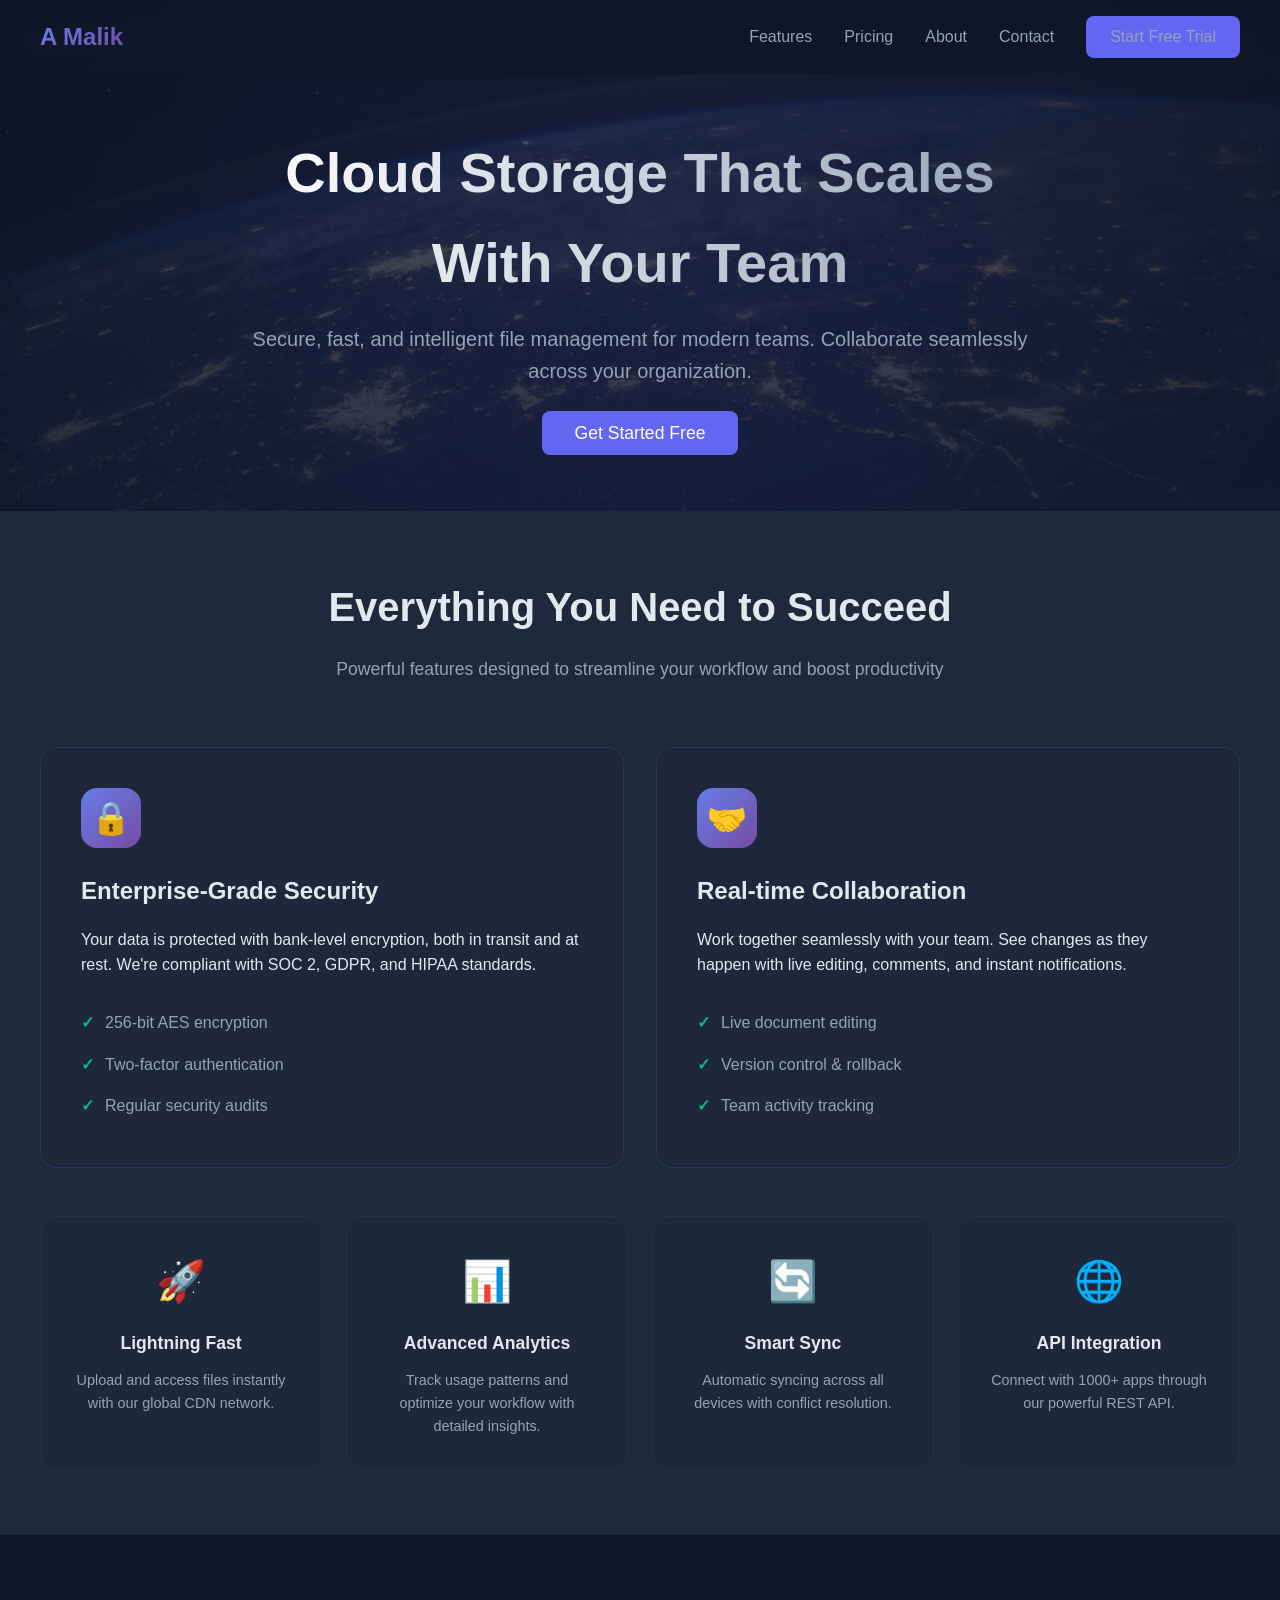
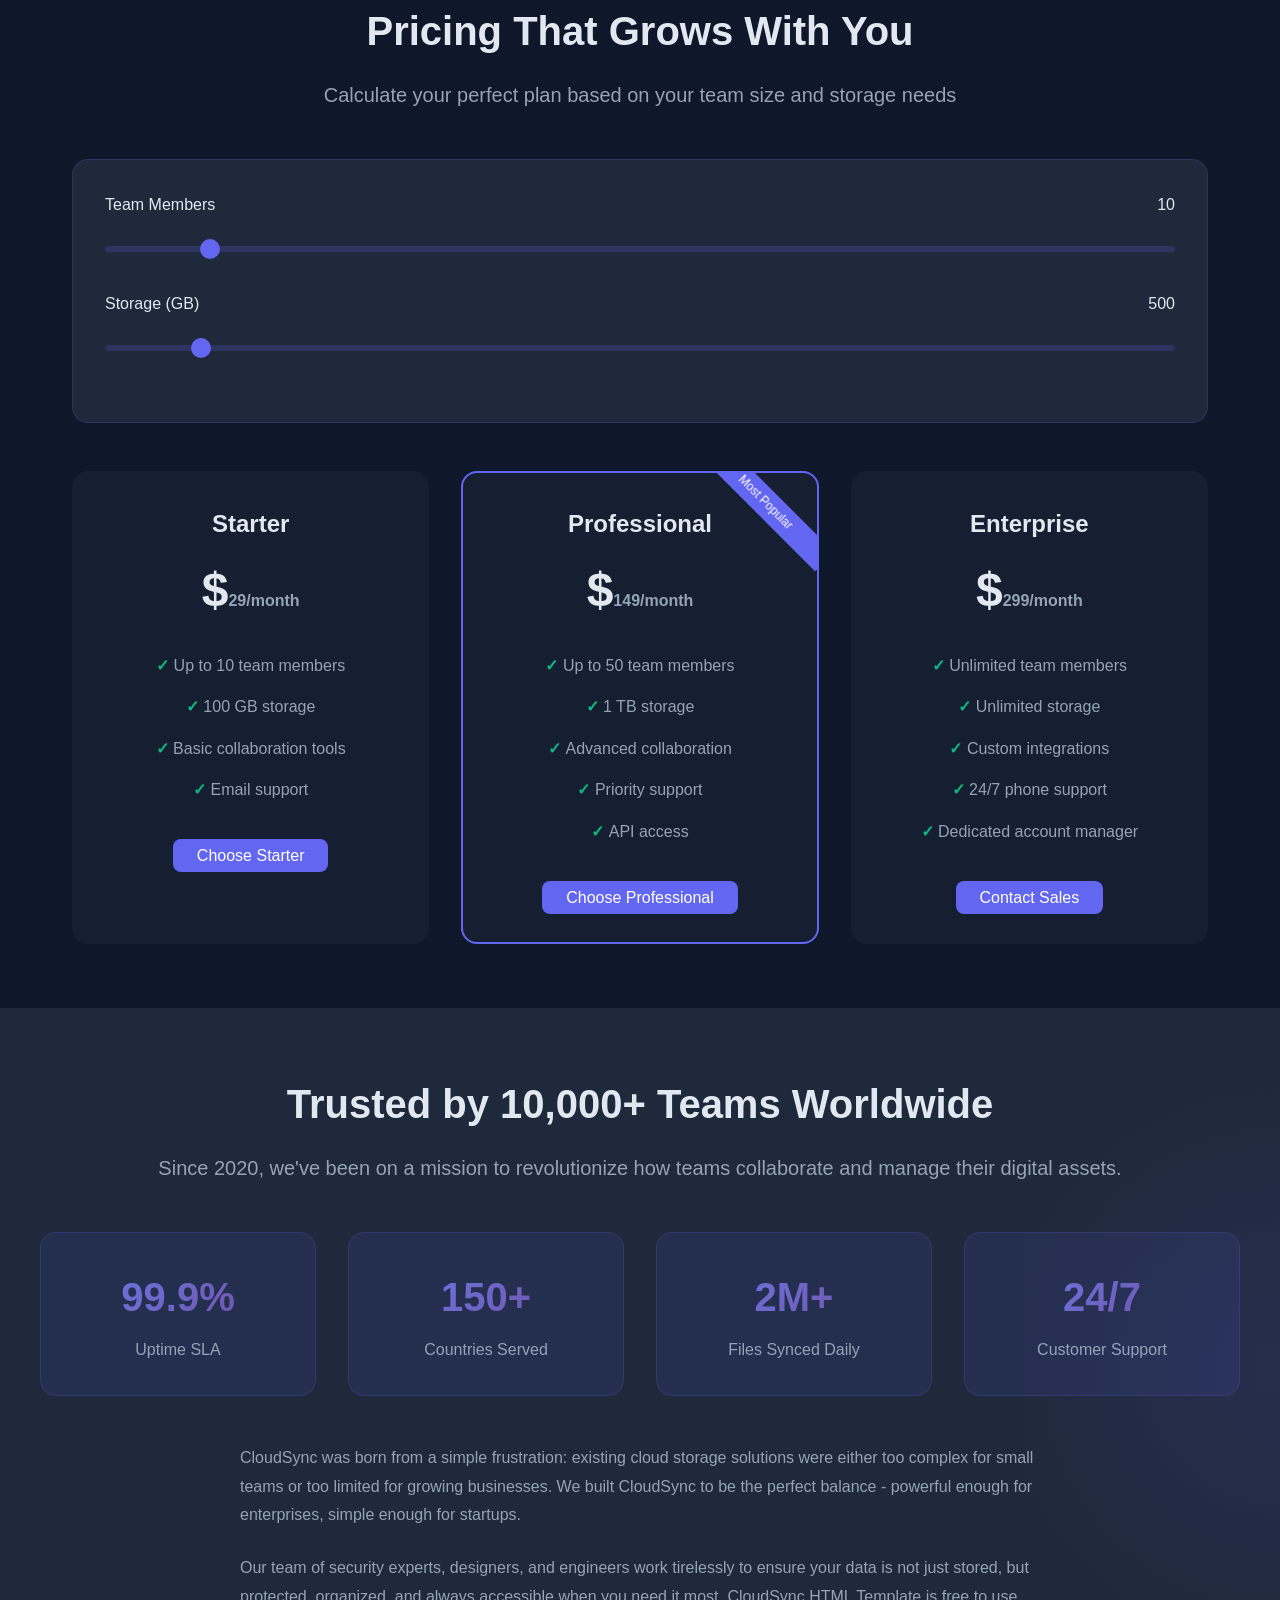
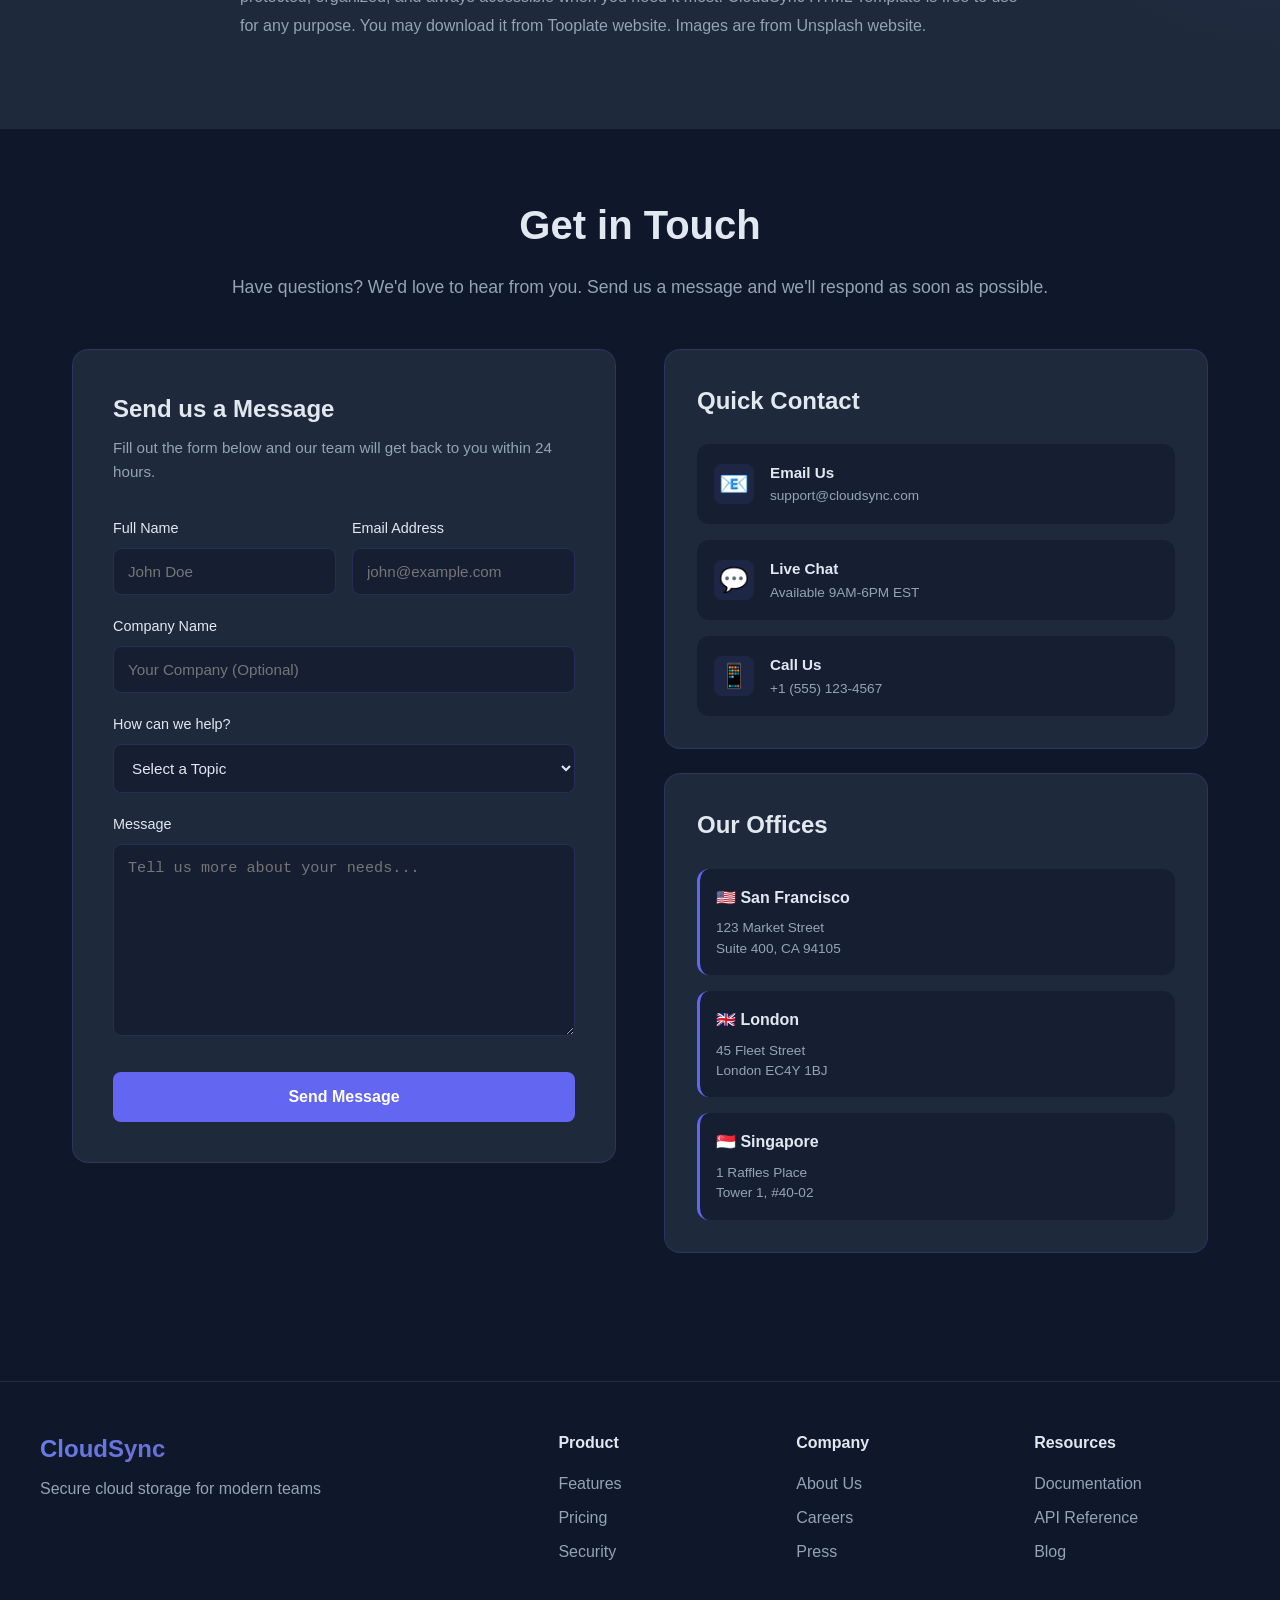
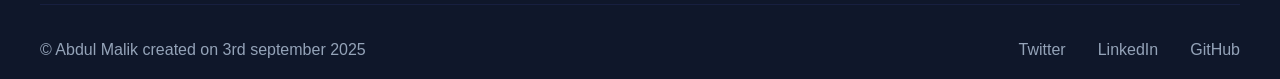
<file: index.html>
<!DOCTYPE html>
<html lang="en">
<head>
    <meta charset="UTF-8">
    <meta name="viewport" content="width=device-width, initial-scale=1.0">
    <title>Seamless Cloud Storage for Teams</title>
    <link href="tooplate-cloud-sync-style.css" rel="stylesheet">
    
</head>
<body>
    <!-- Animated Background -->
    <div class="floating-shapes">
        <div class="shape"></div>
        <div class="shape"></div>
        <div class="shape"></div>
    </div>

    <!-- Navigation -->
    <nav>
        <div class="nav-container">
            <div class="logo">A Malik</div>
            <div class="nav-links">
                <a href="#features">Features</a>
                <a href="#pricing">Pricing</a>
                <a href="#about">About</a>
                <a href="#contact">Contact</a>
                <a href="#" class="cta-button">Start Free Trial</a>
            </div>
            <button class="mobile-menu-toggle" id="mobileMenuToggle">
                <span></span>
                <span></span>
                <span></span>
            </button>
        </div>
        <div class="mobile-nav" id="mobileNav">
            <a href="#features">Features</a>
            <a href="#pricing">Pricing</a>
            <a href="#about">About</a>
            <a href="#contact">Contact</a>
            <a href="#" class="cta-button">Start Free Trial</a>
        </div>
    </nav>

    <!-- Hero Section -->
    <section class="hero">
        <div class="hero-backgrounds">
            <div class="hero-bg"></div>
            <div class="hero-bg"></div>
            <div class="hero-bg"></div>
        </div>
        <div class="hero-content">
            <h1>Cloud Storage That Scales With Your Team</h1>
            <p class="hero-subtitle">Secure, fast, and intelligent file management for modern teams. Collaborate seamlessly across your organization.</p>
            <a href="#" class="cta-button" style="font-size: 1.1rem; padding: 0.75rem 2rem;">Get Started Free</a>
        </div>
    </section>

    <!-- Features Section -->
    <section class="features" id="features">
        <div class="features-container">
            <div class="features-header">
                <h2>Everything You Need to Succeed</h2>
                <p class="features-subtitle">Powerful features designed to streamline your workflow and boost productivity</p>
            </div>
            
            <div class="features-layout">
                <!-- Two Column Features -->
                <div class="features-two-col">
                    <div class="feature-card-large">
                        <div class="feature-icon">🔒</div>
                        <h3>Enterprise-Grade Security</h3>
                        <p>Your data is protected with bank-level encryption, both in transit and at rest. We're compliant with SOC 2, GDPR, and HIPAA standards.</p>
                        <ul class="feature-checklist">
                            <li>256-bit AES encryption</li>
                            <li>Two-factor authentication</li>
                            <li>Regular security audits</li>
                        </ul>
                    </div>
                    <div class="feature-card-large">
                        <div class="feature-icon">🤝</div>
                        <h3>Real-time Collaboration</h3>
                        <p>Work together seamlessly with your team. See changes as they happen with live editing, comments, and instant notifications.</p>
                        <ul class="feature-checklist">
                            <li>Live document editing</li>
                            <li>Version control & rollback</li>
                            <li>Team activity tracking</li>
                        </ul>
                    </div>
                </div>

                <!-- Four Column Features -->
                <div class="features-four-col">
                    <div class="feature-card-small">
                        <div class="feature-icon-small">🚀</div>
                        <h4>Lightning Fast</h4>
                        <p>Upload and access files instantly with our global CDN network.</p>
                    </div>
                    <div class="feature-card-small">
                        <div class="feature-icon-small">📊</div>
                        <h4>Advanced Analytics</h4>
                        <p>Track usage patterns and optimize your workflow with detailed insights.</p>
                    </div>
                    <div class="feature-card-small">
                        <div class="feature-icon-small">🔄</div>
                        <h4>Smart Sync</h4>
                        <p>Automatic syncing across all devices with conflict resolution.</p>
                    </div>
                    <div class="feature-card-small">
                        <div class="feature-icon-small">🌐</div>
                        <h4>API Integration</h4>
                        <p>Connect with 1000+ apps through our powerful REST API.</p>
                    </div>
                </div>
            </div>
        </div>
    </section>

    <!-- Pricing Section -->
    <section class="pricing" id="pricing">
        <div class="pricing-header">
            <h2>Pricing That Grows With You</h2>
            <p class="hero-subtitle">Calculate your perfect plan based on your team size and storage needs</p>
        </div>

        <div class="pricing-calculator">
            <div class="slider-container">
                <div class="slider-label">
                    <span>Team Members</span>
                    <span id="teamSize">10</span>
                </div>
                <input type="range" class="slider" id="teamSlider" min="1" max="100" value="10">
            </div>
            <div class="slider-container">
                <div class="slider-label">
                    <span>Storage (GB)</span>
                    <span id="storageSize">500</span>
                </div>
                <input type="range" class="slider" id="storageSlider" min="100" max="5000" step="100" value="500">
            </div>
        </div>

        <div class="pricing-cards">
            <div class="pricing-card">
                <h3 class="plan-name">Starter</h3>
                <div class="plan-price">$<span id="starterPrice">29</span><span>/month</span></div>
                <ul class="plan-features">
                    <li>Up to 10 team members</li>
                    <li>100 GB storage</li>
                    <li>Basic collaboration tools</li>
                    <li>Email support</li>
                </ul>
                <a href="#" class="cta-button">Choose Starter</a>
            </div>

            <div class="pricing-card popular">
                <h3 class="plan-name">Professional</h3>
                <div class="plan-price">$<span id="proPrice">149</span><span>/month</span></div>
                <ul class="plan-features">
                    <li>Up to 50 team members</li>
                    <li>1 TB storage</li>
                    <li>Advanced collaboration</li>
                    <li>Priority support</li>
                    <li>API access</li>
                </ul>
                <a href="#" class="cta-button">Choose Professional</a>
            </div>

            <div class="pricing-card">
                <h3 class="plan-name">Enterprise</h3>
                <div class="plan-price">$<span id="enterprisePrice">299</span><span>/month</span></div>
                <ul class="plan-features">
                    <li>Unlimited team members</li>
                    <li>Unlimited storage</li>
                    <li>Custom integrations</li>
                    <li>24/7 phone support</li>
                    <li>Dedicated account manager</li>
                </ul>
                <a href="#" class="cta-button">Contact Sales</a>
            </div>
        </div>
    </section>

    <!-- About Section -->
    <section class="about" id="about">
        <div class="about-container">
            <div class="about-content">
                <h2>Trusted by 10,000+ Teams Worldwide</h2>
                <p class="about-subtitle">Since 2020, we've been on a mission to revolutionize how teams collaborate and manage their digital assets.</p>
                
                <div class="stats-grid">
                    <div class="stat-card">
                        <div class="stat-number">99.9%</div>
                        <div class="stat-label">Uptime SLA</div>
                    </div>
                    <div class="stat-card">
                        <div class="stat-number">150+</div>
                        <div class="stat-label">Countries Served</div>
                    </div>
                    <div class="stat-card">
                        <div class="stat-number">2M+</div>
                        <div class="stat-label">Files Synced Daily</div>
                    </div>
                    <div class="stat-card">
                        <div class="stat-number">24/7</div>
                        <div class="stat-label">Customer Support</div>
                    </div>
                </div>

                <div class="about-text">
                    <p>CloudSync was born from a simple frustration: existing cloud storage solutions were either too complex for small teams or too limited for growing businesses. We built CloudSync to be the perfect balance - powerful enough for enterprises, simple enough for startups.</p>
                    <p>Our team of security experts, designers, and engineers work tirelessly to ensure your data is not just stored, but protected, organized, and always accessible when you need it most. CloudSync HTML Template is free to use for any purpose. You may download it from <a href="#">Tooplate</a> website. Images are from <a href="#">Unsplash</a> website.</p>
                </div>
            </div>
        </div>
    </section>

    <!-- Contact Section -->
    <section class="contact" id="contact">
        <div class="contact-container">
            <div class="contact-header">
                <h2>Get in Touch</h2>
                <p class="contact-subtitle">Have questions? We'd love to hear from you. Send us a message and we'll respond as soon as possible.</p>
            </div>

            <div class="contact-content">
                <div class="contact-form-wrapper">
                    <div class="form-header">
                        <h3>Send us a Message</h3>
                        <p>Fill out the form below and our team will get back to you within 24 hours.</p>
                    </div>
                    <form id="contactForm">
                        <div class="form-row">
                            <div class="form-group">
                                <label for="name">Full Name</label>
                                <input type="text" id="name" placeholder="John Doe" required>
                            </div>
                            <div class="form-group">
                                <label for="email">Email Address</label>
                                <input type="email" id="email" placeholder="john@example.com" required>
                            </div>
                        </div>
                        <div class="form-group">
                            <label for="company">Company Name</label>
                            <input type="text" id="company" placeholder="Your Company (Optional)">
                        </div>
                        <div class="form-group">
                            <label for="subject">How can we help?</label>
                            <select id="subject">
                                <option value="">Select a Topic</option>
                                <option value="sales">Sales Inquiry</option>
                                <option value="support">Technical Support</option>
                                <option value="partnership">Partnership</option>
                                <option value="demo">Request a Demo</option>
                                <option value="other">Other</option>
                            </select>
                        </div>
                        <div class="form-group">
                            <label for="message">Message</label>
                            <textarea id="message" rows="9" placeholder="Tell us more about your needs..." required></textarea>
                        </div>
                        <button type="submit" class="submit-button">Send Message</button>
                    </form>
                </div>

                <div class="contact-info">
                    <div class="quick-contact">
                        <h3>Quick Contact</h3>
                        <div class="contact-methods">
                            <a href="mailto:support@cloudsync.com" class="contact-method">
                                <span class="method-icon">📧</span>
                                <div class="method-details">
                                    <strong>Email Us</strong>
                                    <span>support@cloudsync.com</span>
                                </div>
                            </a>
                            <a href="#" class="contact-method">
                                <span class="method-icon">💬</span>
                                <div class="method-details">
                                    <strong>Live Chat</strong>
                                    <span>Available 9AM-6PM EST</span>
                                </div>
                            </a>
                            <a href="tel:+15551234567" class="contact-method">
                                <span class="method-icon">📱</span>
                                <div class="method-details">
                                    <strong>Call Us</strong>
                                    <span>+1 (555) 123-4567</span>
                                </div>
                            </a>
                        </div>
                    </div>

                    <div class="office-locations">
                        <h3>Our Offices</h3>
                        <div class="location-grid">
                            <div class="location">
                                <strong>🇺🇸 San Francisco</strong>
                                <p>123 Market Street<br>Suite 400, CA 94105</p>
                            </div>
                            <div class="location">
                                <strong>🇬🇧 London</strong>
                                <p>45 Fleet Street<br>London EC4Y 1BJ</p>
                            </div>
                            <div class="location">
                                <strong>🇸🇬 Singapore</strong>
                                <p>1 Raffles Place<br>Tower 1, #40-02</p>
                            </div>
                        </div>
                    </div>
                </div>
            </div>
        </div>
    </section>

    <!-- Footer -->
    <footer class="footer">
        <div class="footer-container">
            <div class="footer-content">
                <div class="footer-brand">
                    <div class="logo">CloudSync</div>
                    <p>Secure cloud storage for modern teams</p>
                </div>
                <div class="footer-links">
                    <div class="footer-column">
                        <h4>Product</h4>
                        <a href="#">Features</a>
                        <a href="#">Pricing</a>
                        <a href="#">Security</a>
                    </div>
                    <div class="footer-column">
                        <h4>Company</h4>
                        <a href="#">About Us</a>
                        <a href="#">Careers</a>
                        <a href="#">Press</a>
                    </div>
                    <div class="footer-column">
                        <h4>Resources</h4>
                        <a href="#">Documentation</a>
                        <a href="#">API Reference</a>
                        <a href="#">Blog</a>
                    </div>
                </div>
            </div>
            <div class="footer-bottom">
                <p>&copy; Abdul Malik created on 3rd september 2025</p>
                <div class="social-links">
                    <a href="#">Twitter</a>
                    <a href="#">LinkedIn</a>
                    <a href="#">GitHub</a>
                </div>
            </div>
        </div>
    </footer>

<script src="tooplate-cloud-scripts.js"></script>
</body>
</html>
</file>
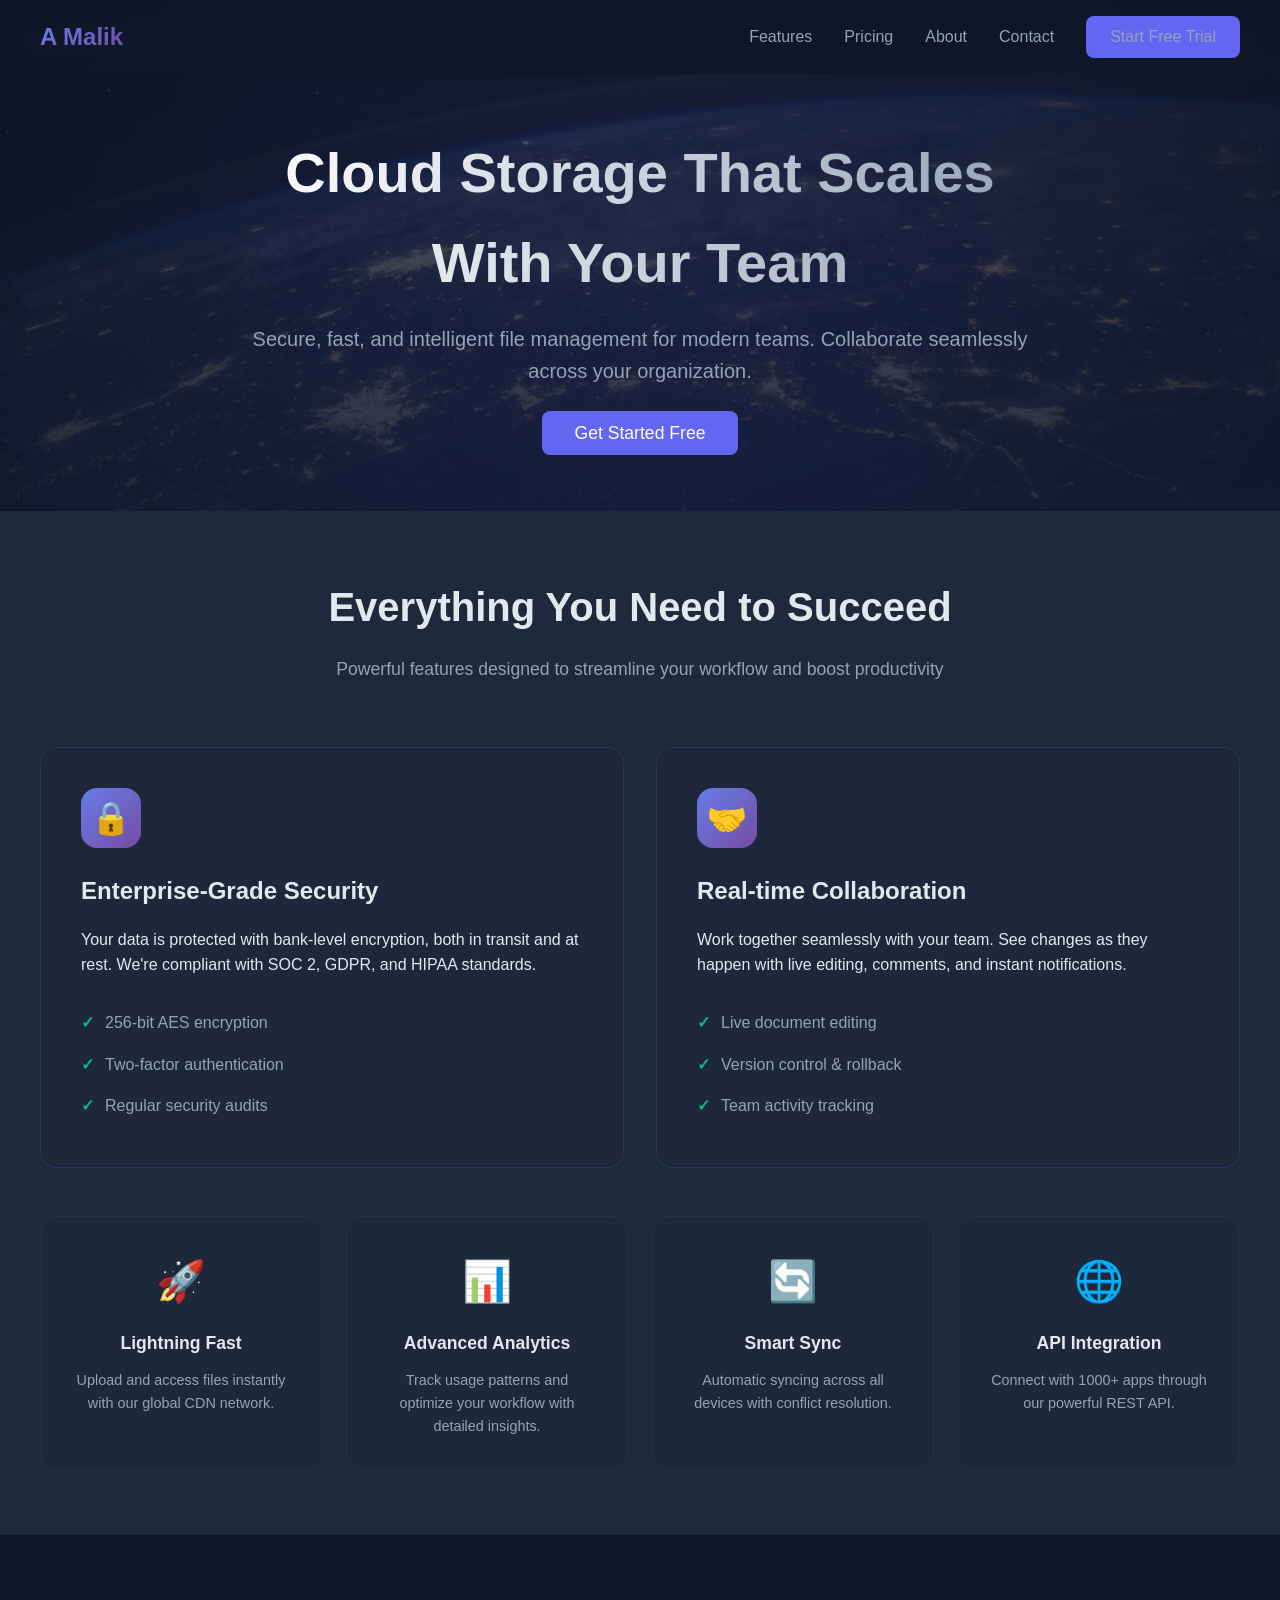
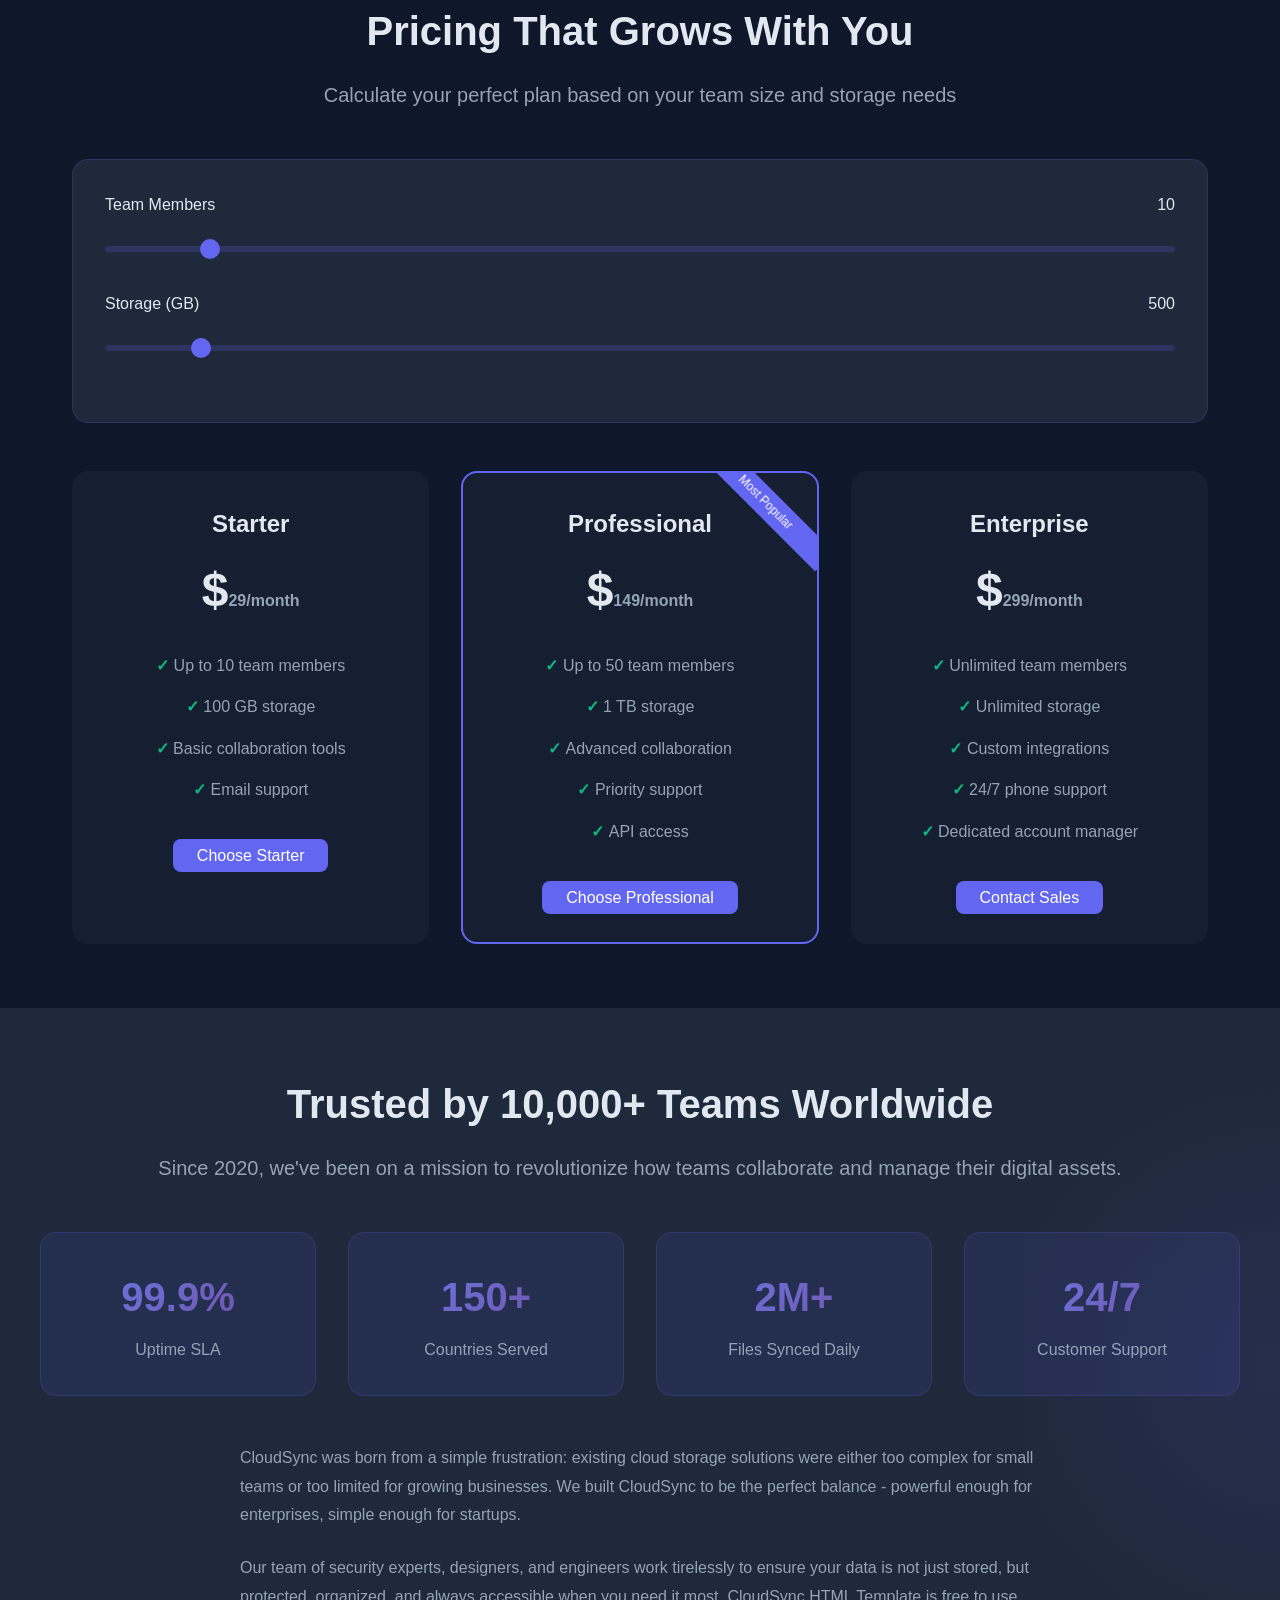
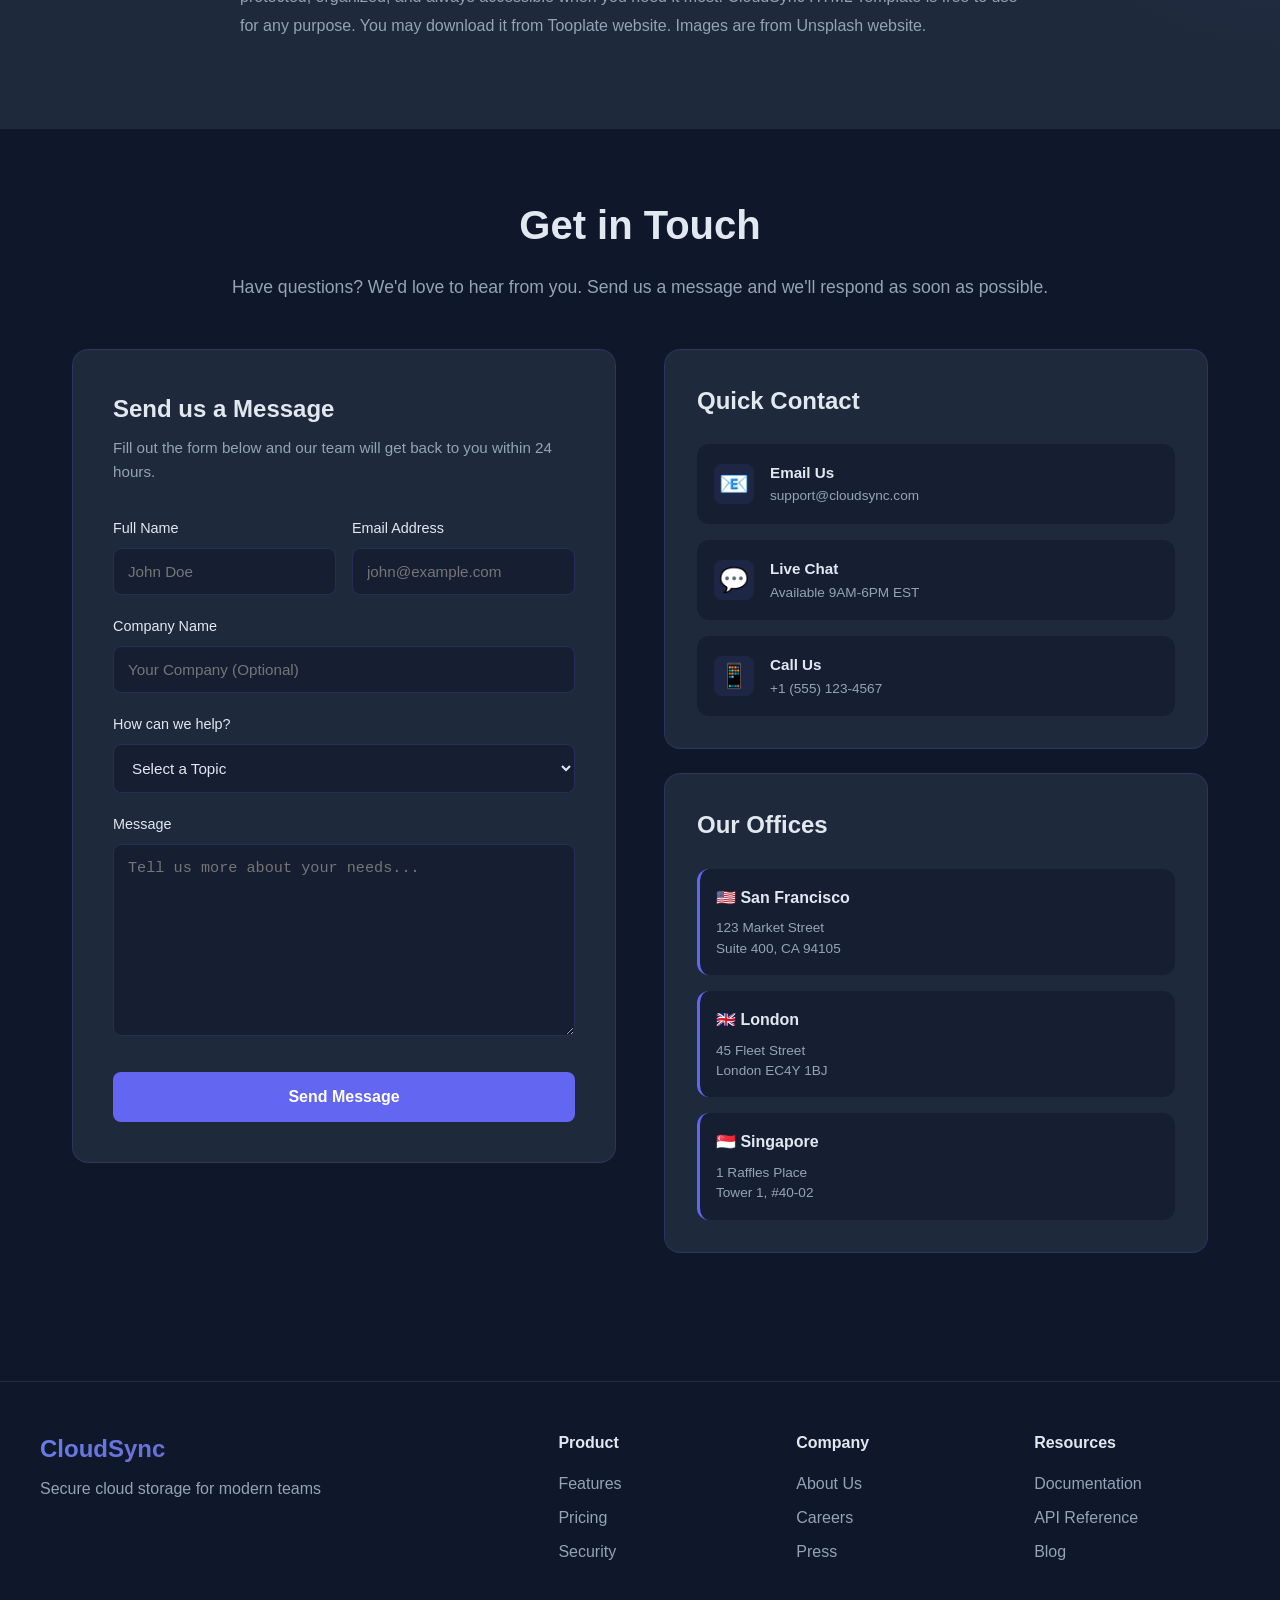
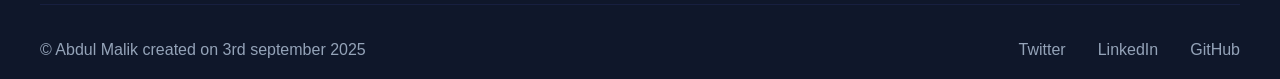
<file: New-Project/index.html>
<!DOCTYPE html>
<html lang="en">
<head>
    <meta charset="UTF-8">
    <meta name="viewport" content="width=device-width, initial-scale=1.0">
    <title>Seamless Cloud Storage for Teams</title>
    <link href="tooplate-cloud-sync-style.css" rel="stylesheet">
    
</head>
<body>
    <!-- Animated Background -->
    <div class="floating-shapes">
        <div class="shape"></div>
        <div class="shape"></div>
        <div class="shape"></div>
    </div>

    <!-- Navigation -->
    <nav>
        <div class="nav-container">
            <div class="logo">A Malik</div>
            <div class="nav-links">
                <a href="#features">Features</a>
                <a href="#pricing">Pricing</a>
                <a href="#about">About</a>
                <a href="#contact">Contact</a>
                <a href="#" class="cta-button">Start Free Trial</a>
            </div>
            <button class="mobile-menu-toggle" id="mobileMenuToggle">
                <span></span>
                <span></span>
                <span></span>
            </button>
        </div>
        <div class="mobile-nav" id="mobileNav">
            <a href="#features">Features</a>
            <a href="#pricing">Pricing</a>
            <a href="#about">About</a>
            <a href="#contact">Contact</a>
            <a href="#" class="cta-button">Start Free Trial</a>
        </div>
    </nav>

    <!-- Hero Section -->
    <section class="hero">
        <div class="hero-backgrounds">
            <div class="hero-bg"></div>
            <div class="hero-bg"></div>
            <div class="hero-bg"></div>
        </div>
        <div class="hero-content">
            <h1>Cloud Storage That Scales With Your Team</h1>
            <p class="hero-subtitle">Secure, fast, and intelligent file management for modern teams. Collaborate seamlessly across your organization.</p>
            <a href="#" class="cta-button" style="font-size: 1.1rem; padding: 0.75rem 2rem;">Get Started Free</a>
        </div>
    </section>

    <!-- Features Section -->
    <section class="features" id="features">
        <div class="features-container">
            <div class="features-header">
                <h2>Everything You Need to Succeed</h2>
                <p class="features-subtitle">Powerful features designed to streamline your workflow and boost productivity</p>
            </div>
            
            <div class="features-layout">
                <!-- Two Column Features -->
                <div class="features-two-col">
                    <div class="feature-card-large">
                        <div class="feature-icon">🔒</div>
                        <h3>Enterprise-Grade Security</h3>
                        <p>Your data is protected with bank-level encryption, both in transit and at rest. We're compliant with SOC 2, GDPR, and HIPAA standards.</p>
                        <ul class="feature-checklist">
                            <li>256-bit AES encryption</li>
                            <li>Two-factor authentication</li>
                            <li>Regular security audits</li>
                        </ul>
                    </div>
                    <div class="feature-card-large">
                        <div class="feature-icon">🤝</div>
                        <h3>Real-time Collaboration</h3>
                        <p>Work together seamlessly with your team. See changes as they happen with live editing, comments, and instant notifications.</p>
                        <ul class="feature-checklist">
                            <li>Live document editing</li>
                            <li>Version control & rollback</li>
                            <li>Team activity tracking</li>
                        </ul>
                    </div>
                </div>

                <!-- Four Column Features -->
                <div class="features-four-col">
                    <div class="feature-card-small">
                        <div class="feature-icon-small">🚀</div>
                        <h4>Lightning Fast</h4>
                        <p>Upload and access files instantly with our global CDN network.</p>
                    </div>
                    <div class="feature-card-small">
                        <div class="feature-icon-small">📊</div>
                        <h4>Advanced Analytics</h4>
                        <p>Track usage patterns and optimize your workflow with detailed insights.</p>
                    </div>
                    <div class="feature-card-small">
                        <div class="feature-icon-small">🔄</div>
                        <h4>Smart Sync</h4>
                        <p>Automatic syncing across all devices with conflict resolution.</p>
                    </div>
                    <div class="feature-card-small">
                        <div class="feature-icon-small">🌐</div>
                        <h4>API Integration</h4>
                        <p>Connect with 1000+ apps through our powerful REST API.</p>
                    </div>
                </div>
            </div>
        </div>
    </section>

    <!-- Pricing Section -->
    <section class="pricing" id="pricing">
        <div class="pricing-header">
            <h2>Pricing That Grows With You</h2>
            <p class="hero-subtitle">Calculate your perfect plan based on your team size and storage needs</p>
        </div>

        <div class="pricing-calculator">
            <div class="slider-container">
                <div class="slider-label">
                    <span>Team Members</span>
                    <span id="teamSize">10</span>
                </div>
                <input type="range" class="slider" id="teamSlider" min="1" max="100" value="10">
            </div>
            <div class="slider-container">
                <div class="slider-label">
                    <span>Storage (GB)</span>
                    <span id="storageSize">500</span>
                </div>
                <input type="range" class="slider" id="storageSlider" min="100" max="5000" step="100" value="500">
            </div>
        </div>

        <div class="pricing-cards">
            <div class="pricing-card">
                <h3 class="plan-name">Starter</h3>
                <div class="plan-price">$<span id="starterPrice">29</span><span>/month</span></div>
                <ul class="plan-features">
                    <li>Up to 10 team members</li>
                    <li>100 GB storage</li>
                    <li>Basic collaboration tools</li>
                    <li>Email support</li>
                </ul>
                <a href="#" class="cta-button">Choose Starter</a>
            </div>

            <div class="pricing-card popular">
                <h3 class="plan-name">Professional</h3>
                <div class="plan-price">$<span id="proPrice">149</span><span>/month</span></div>
                <ul class="plan-features">
                    <li>Up to 50 team members</li>
                    <li>1 TB storage</li>
                    <li>Advanced collaboration</li>
                    <li>Priority support</li>
                    <li>API access</li>
                </ul>
                <a href="#" class="cta-button">Choose Professional</a>
            </div>

            <div class="pricing-card">
                <h3 class="plan-name">Enterprise</h3>
                <div class="plan-price">$<span id="enterprisePrice">299</span><span>/month</span></div>
                <ul class="plan-features">
                    <li>Unlimited team members</li>
                    <li>Unlimited storage</li>
                    <li>Custom integrations</li>
                    <li>24/7 phone support</li>
                    <li>Dedicated account manager</li>
                </ul>
                <a href="#" class="cta-button">Contact Sales</a>
            </div>
        </div>
    </section>

    <!-- About Section -->
    <section class="about" id="about">
        <div class="about-container">
            <div class="about-content">
                <h2>Trusted by 10,000+ Teams Worldwide</h2>
                <p class="about-subtitle">Since 2020, we've been on a mission to revolutionize how teams collaborate and manage their digital assets.</p>
                
                <div class="stats-grid">
                    <div class="stat-card">
                        <div class="stat-number">99.9%</div>
                        <div class="stat-label">Uptime SLA</div>
                    </div>
                    <div class="stat-card">
                        <div class="stat-number">150+</div>
                        <div class="stat-label">Countries Served</div>
                    </div>
                    <div class="stat-card">
                        <div class="stat-number">2M+</div>
                        <div class="stat-label">Files Synced Daily</div>
                    </div>
                    <div class="stat-card">
                        <div class="stat-number">24/7</div>
                        <div class="stat-label">Customer Support</div>
                    </div>
                </div>

                <div class="about-text">
                    <p>CloudSync was born from a simple frustration: existing cloud storage solutions were either too complex for small teams or too limited for growing businesses. We built CloudSync to be the perfect balance - powerful enough for enterprises, simple enough for startups.</p>
                    <p>Our team of security experts, designers, and engineers work tirelessly to ensure your data is not just stored, but protected, organized, and always accessible when you need it most. CloudSync HTML Template is free to use for any purpose. You may download it from <a href="#">Tooplate</a> website. Images are from <a href="#">Unsplash</a> website.</p>
                </div>
            </div>
        </div>
    </section>

    <!-- Contact Section -->
    <section class="contact" id="contact">
        <div class="contact-container">
            <div class="contact-header">
                <h2>Get in Touch</h2>
                <p class="contact-subtitle">Have questions? We'd love to hear from you. Send us a message and we'll respond as soon as possible.</p>
            </div>

            <div class="contact-content">
                <div class="contact-form-wrapper">
                    <div class="form-header">
                        <h3>Send us a Message</h3>
                        <p>Fill out the form below and our team will get back to you within 24 hours.</p>
                    </div>
                    <form id="contactForm">
                        <div class="form-row">
                            <div class="form-group">
                                <label for="name">Full Name</label>
                                <input type="text" id="name" placeholder="John Doe" required>
                            </div>
                            <div class="form-group">
                                <label for="email">Email Address</label>
                                <input type="email" id="email" placeholder="john@example.com" required>
                            </div>
                        </div>
                        <div class="form-group">
                            <label for="company">Company Name</label>
                            <input type="text" id="company" placeholder="Your Company (Optional)">
                        </div>
                        <div class="form-group">
                            <label for="subject">How can we help?</label>
                            <select id="subject">
                                <option value="">Select a Topic</option>
                                <option value="sales">Sales Inquiry</option>
                                <option value="support">Technical Support</option>
                                <option value="partnership">Partnership</option>
                                <option value="demo">Request a Demo</option>
                                <option value="other">Other</option>
                            </select>
                        </div>
                        <div class="form-group">
                            <label for="message">Message</label>
                            <textarea id="message" rows="9" placeholder="Tell us more about your needs..." required></textarea>
                        </div>
                        <button type="submit" class="submit-button">Send Message</button>
                    </form>
                </div>

                <div class="contact-info">
                    <div class="quick-contact">
                        <h3>Quick Contact</h3>
                        <div class="contact-methods">
                            <a href="mailto:support@cloudsync.com" class="contact-method">
                                <span class="method-icon">📧</span>
                                <div class="method-details">
                                    <strong>Email Us</strong>
                                    <span>support@cloudsync.com</span>
                                </div>
                            </a>
                            <a href="#" class="contact-method">
                                <span class="method-icon">💬</span>
                                <div class="method-details">
                                    <strong>Live Chat</strong>
                                    <span>Available 9AM-6PM EST</span>
                                </div>
                            </a>
                            <a href="tel:+15551234567" class="contact-method">
                                <span class="method-icon">📱</span>
                                <div class="method-details">
                                    <strong>Call Us</strong>
                                    <span>+1 (555) 123-4567</span>
                                </div>
                            </a>
                        </div>
                    </div>

                    <div class="office-locations">
                        <h3>Our Offices</h3>
                        <div class="location-grid">
                            <div class="location">
                                <strong>🇺🇸 San Francisco</strong>
                                <p>123 Market Street<br>Suite 400, CA 94105</p>
                            </div>
                            <div class="location">
                                <strong>🇬🇧 London</strong>
                                <p>45 Fleet Street<br>London EC4Y 1BJ</p>
                            </div>
                            <div class="location">
                                <strong>🇸🇬 Singapore</strong>
                                <p>1 Raffles Place<br>Tower 1, #40-02</p>
                            </div>
                        </div>
                    </div>
                </div>
            </div>
        </div>
    </section>

    <!-- Footer -->
    <footer class="footer">
        <div class="footer-container">
            <div class="footer-content">
                <div class="footer-brand">
                    <div class="logo">CloudSync</div>
                    <p>Secure cloud storage for modern teams</p>
                </div>
                <div class="footer-links">
                    <div class="footer-column">
                        <h4>Product</h4>
                        <a href="#">Features</a>
                        <a href="#">Pricing</a>
                        <a href="#">Security</a>
                    </div>
                    <div class="footer-column">
                        <h4>Company</h4>
                        <a href="#">About Us</a>
                        <a href="#">Careers</a>
                        <a href="#">Press</a>
                    </div>
                    <div class="footer-column">
                        <h4>Resources</h4>
                        <a href="#">Documentation</a>
                        <a href="#">API Reference</a>
                        <a href="#">Blog</a>
                    </div>
                </div>
            </div>
            <div class="footer-bottom">
                <p>&copy; Abdul Malik created on 3rd september 2025</p>
                <div class="social-links">
                    <a href="#">Twitter</a>
                    <a href="#">LinkedIn</a>
                    <a href="#">GitHub</a>
                </div>
            </div>
        </div>
    </footer>

<script src="tooplate-cloud-scripts.js"></script>
</body>
</html>
</file>
<file: tooplate-cloud-sync-style.css>
* {
            margin: 0;
            padding: 0;
            box-sizing: border-box;
        }

        :root {
            --primary: #6366f1;
            --primary-dark: #4f46e5;
            --secondary: #10b981;
            --background: #0f172a;
            --surface: #1e293b;
            --text: #e2e8f0;
            --text-secondary: #94a3b8;
            --accent: #f472b6;
            --gradient: linear-gradient(135deg, #667eea 0%, #764ba2 100%);
        }

        body {
            font-family: -apple-system, BlinkMacSystemFont, 'Segoe UI', Roboto, sans-serif;
            background: var(--background);
            color: var(--text);
            line-height: 1.6;
            overflow-x: hidden;
        }

        /* Navigation */
        nav {
            position: fixed;
            top: 0;
            width: 100%;
            padding: 1rem 2rem;
            background: rgba(15, 23, 42, 0.8);
            backdrop-filter: blur(10px);
            z-index: 1000;
            transition: all 0.3s ease;
        }

        .nav-container {
            max-width: 1200px;
            margin: 0 auto;
            display: flex;
            justify-content: space-between;
            align-items: center;
        }

        .logo {
            font-size: 1.5rem;
            font-weight: bold;
            background: var(--gradient);
            -webkit-background-clip: text;
            -webkit-text-fill-color: transparent;
        }

        .nav-links {
            display: flex;
            gap: 2rem;
            align-items: center;
        }

        .nav-links a {
            color: var(--text-secondary);
            text-decoration: none;
            transition: color 0.3s ease;
        }

        .nav-links a:hover {
            color: var(--text);
        }

        .cta-button {
            background: var(--primary);
            color: white;
            padding: 0.5rem 1.5rem;
            border-radius: 0.5rem;
            text-decoration: none;
            transition: all 0.3s ease;
        }

        .cta-button:hover {
            background: var(--primary-dark);
            transform: translateY(-2px);
            box-shadow: 0 10px 20px rgba(99, 102, 241, 0.3);
        }

        /* Mobile Menu */
        .mobile-menu-toggle {
            display: none;
            flex-direction: column;
            gap: 4px;
            background: none;
            border: none;
            cursor: pointer;
            padding: 5px;
        }

        .mobile-menu-toggle span {
            display: block;
            width: 25px;
            height: 3px;
            background: var(--text);
            transition: all 0.3s ease;
            transform-origin: center;
        }

        .mobile-menu-toggle.active span:nth-child(1) {
            transform: rotate(45deg) translate(5px, 5px);
        }

        .mobile-menu-toggle.active span:nth-child(2) {
            opacity: 0;
        }

        .mobile-menu-toggle.active span:nth-child(3) {
            transform: rotate(-45deg) translate(5px, -5px);
        }

        .mobile-nav {
            display: none;
            position: fixed;
            top: 60px;
            left: 0;
            right: 0;
            background: rgba(15, 23, 42, 0.98);
            backdrop-filter: blur(10px);
            padding: 2rem;
            border-top: 1px solid rgba(99, 102, 241, 0.2);
            animation: slideDown 0.3s ease;
        }

        .mobile-nav.active {
            display: block;
        }

        .mobile-nav a {
            display: block;
            color: var(--text);
            text-decoration: none;
            padding: 1rem 0;
            font-size: 1.1rem;
            border-bottom: 1px solid rgba(99, 102, 241, 0.1);
            transition: all 0.3s ease;
        }

        .mobile-nav a:hover {
            color: var(--primary);
            transform: translateX(10px);
        }

        .mobile-nav .cta-button {
            display: inline-block;
            margin-top: 1rem;
            width: 100%;
            text-align: center;
        }

        @keyframes slideDown {
            from {
                opacity: 0;
                transform: translateY(-20px);
            }
            to {
                opacity: 1;
                transform: translateY(0);
            }
        }

        /* Hero Section */
        .hero {
            padding: 8rem 2rem 4rem;
            text-align: center;
            position: relative;
            overflow: hidden;
        }

        .hero::before {
            content: '';
            position: absolute;
            top: -50%;
            left: -50%;
            width: 200%;
            height: 200%;
            background: radial-gradient(circle, rgba(99, 102, 241, 0.1) 0%, transparent 70%);
            animation: pulse 20s ease-in-out infinite;
        }

        /* Rotating Background Images */
        .hero-backgrounds {
            position: absolute;
            top: 0;
            left: 0;
            width: 100%;
            height: 100%;
            z-index: -1;
        }

        .hero-bg {
            position: absolute;
            top: 0;
            left: 0;
            width: 100%;
            height: 100%;
            opacity: 0;
            background-size: cover;
            background-position: center;
            background-repeat: no-repeat;
            transition: opacity 2s ease-in-out;
        }

        .hero-bg.active {
            opacity: 1;
        }

        .hero-bg::after {
            content: '';
            position: absolute;
            top: 0;
            left: 0;
            width: 100%;
            height: 100%;
            background: linear-gradient(to bottom, rgba(15, 23, 42, 0.7), rgba(15, 23, 42, 0.9));
        }

        .hero-bg:nth-child(1) {
            background-image: url('images/tooplate-cloud-sync-bg01.jpg');
        }

        .hero-bg:nth-child(2) {
            background-image: url('images/tooplate-cloud-sync-bg02.jpg');
        }

        .hero-bg:nth-child(3) {
            background-image: url('images/tooplate-cloud-sync-bg03.jpg');
        }

        @keyframes pulse {
            0%, 100% { transform: scale(1); opacity: 0.5; }
            50% { transform: scale(1.1); opacity: 0.3; }
        }

        .hero-content {
            max-width: 800px;
            margin: 0 auto;
            position: relative;
            z-index: 1;
        }

        h1 {
            font-size: 3.5rem;
            margin-bottom: 1rem;
            background: linear-gradient(to right, #ffffff, #94a3b8);
            -webkit-background-clip: text;
            -webkit-text-fill-color: transparent;
            animation: fadeInUp 0.8s ease-out;
        }

        .hero-subtitle {
            font-size: 1.25rem;
            color: var(--text-secondary);
            margin-bottom: 2rem;
            animation: fadeInUp 0.8s ease-out 0.2s both;
        }

        @keyframes fadeInUp {
            from {
                opacity: 0;
                transform: translateY(30px);
            }
            to {
                opacity: 1;
                transform: translateY(0);
            }
        }

        /* Features Section */
        .features {
            padding: 4rem 2rem;
            background: var(--surface);
        }

        .features-container {
            max-width: 1200px;
            margin: 0 auto;
        }

        .features-header {
            text-align: center;
            margin-bottom: 4rem;
        }

        .features-header h2 {
            font-size: 2.5rem;
            margin-bottom: 1rem;
        }

        .features-subtitle {
            color: var(--text-secondary);
            font-size: 1.1rem;
        }

        .features-layout {
            display: flex;
            flex-direction: column;
            gap: 3rem;
        }

        /* Two Column Features */
        .features-two-col {
            display: grid;
            grid-template-columns: 1fr 1fr;
            gap: 2rem;
        }

        .feature-card-large {
            background: rgba(30, 41, 59, 0.5);
            border: 1px solid rgba(99, 102, 241, 0.2);
            padding: 2.5rem;
            border-radius: 1rem;
            transition: all 0.3s ease;
        }

        .feature-card-large:hover {
            transform: translateY(-5px);
            border-color: var(--primary);
            box-shadow: 0 20px 40px rgba(99, 102, 241, 0.1);
        }

        .feature-icon {
            width: 60px;
            height: 60px;
            background: var(--gradient);
            border-radius: 1rem;
            display: flex;
            align-items: center;
            justify-content: center;
            margin-bottom: 1.5rem;
            font-size: 2rem;
        }

        .feature-card-large h3 {
            font-size: 1.5rem;
            margin-bottom: 1rem;
        }

        .feature-checklist {
            list-style: none;
            margin-top: 1.5rem;
        }

        .feature-checklist li {
            padding: 0.5rem 0;
            color: var(--text-secondary);
            position: relative;
            padding-left: 1.5rem;
        }

        .feature-checklist li::before {
            content: '✓';
            position: absolute;
            left: 0;
            color: var(--secondary);
            font-weight: bold;
        }

        /* Four Column Features */
        .features-four-col {
            display: grid;
            grid-template-columns: repeat(4, 1fr);
            gap: 1.5rem;
        }

        .feature-card-small {
            background: rgba(30, 41, 59, 0.3);
            border: 1px solid rgba(99, 102, 241, 0.1);
            padding: 2rem;
            border-radius: 1rem;
            text-align: center;
            transition: all 0.3s ease;
        }

        .feature-card-small:hover {
            background: rgba(99, 102, 241, 0.1);
            border-color: var(--primary);
            transform: translateY(-3px);
        }

        .feature-icon-small {
            font-size: 2.5rem;
            margin-bottom: 1rem;
            display: inline-block;
        }

        .feature-card-small h4 {
            font-size: 1.1rem;
            margin-bottom: 0.75rem;
        }

        .feature-card-small p {
            color: var(--text-secondary);
            font-size: 0.9rem;
        }

        /* Pricing Section */
        .pricing {
            padding: 4rem 2rem;
            max-width: 1200px;
            margin: 0 auto;
        }

        .pricing-header {
            text-align: center;
            margin-bottom: 3rem;
        }

        .pricing-header h2 {
            font-size: 2.5rem;
            margin-bottom: 1rem;
        }

        .pricing-calculator {
            background: var(--surface);
            border-radius: 1rem;
            padding: 2rem;
            margin-bottom: 3rem;
            border: 1px solid rgba(99, 102, 241, 0.2);
        }

        .slider-container {
            margin-bottom: 2rem;
        }

        .slider-label {
            display: flex;
            justify-content: space-between;
            margin-bottom: 1rem;
        }

        .slider {
            width: 100%;
            height: 6px;
            background: rgba(99, 102, 241, 0.2);
            border-radius: 3px;
            outline: none;
            -webkit-appearance: none;
            position: relative;
        }

        .slider::-webkit-slider-thumb {
            -webkit-appearance: none;
            appearance: none;
            width: 20px;
            height: 20px;
            background: var(--primary);
            cursor: pointer;
            border-radius: 50%;
            transition: all 0.3s ease;
        }

        .slider::-webkit-slider-thumb:hover {
            transform: scale(1.2);
            box-shadow: 0 0 20px rgba(99, 102, 241, 0.5);
        }

        .pricing-cards {
            display: grid;
            grid-template-columns: repeat(auto-fit, minmax(300px, 1fr));
            gap: 2rem;
        }

        .pricing-card {
            background: rgba(30, 41, 59, 0.5);
            border: 2px solid transparent;
            padding: 2rem;
            border-radius: 1rem;
            text-align: center;
            transition: all 0.3s ease;
            position: relative;
            overflow: hidden;
        }

        .pricing-card.popular {
            border-color: var(--primary);
        }

        .pricing-card.popular::before {
            content: 'Most Popular';
            position: absolute;
            top: 1rem;
            right: -2rem;
            background: var(--primary);
            color: white;
            padding: 0.25rem 3rem;
            transform: rotate(45deg);
            font-size: 0.75rem;
        }

        .pricing-card:hover {
            transform: translateY(-5px);
            border-color: var(--primary);
        }

        .plan-name {
            font-size: 1.5rem;
            margin-bottom: 0.5rem;
        }

        .plan-price {
            font-size: 3rem;
            font-weight: bold;
            margin-bottom: 1rem;
        }

        .plan-price span {
            font-size: 1rem;
            color: var(--text-secondary);
        }

        .plan-features {
            list-style: none;
            margin-bottom: 2rem;
        }

        .plan-features li {
            padding: 0.5rem 0;
            color: var(--text-secondary);
        }

        .plan-features li::before {
            content: '✓ ';
            color: var(--secondary);
            font-weight: bold;
        }

        /* Animated Background */
        .floating-shapes {
            position: fixed;
            top: 0;
            left: 0;
            width: 100%;
            height: 100%;
            overflow: hidden;
            z-index: -1;
        }

        .shape {
            position: absolute;
            background: rgba(99, 102, 241, 0.1);
            filter: blur(40px);
            border-radius: 50%;
            animation: float 20s infinite ease-in-out;
        }

        .shape:nth-child(1) {
            width: 300px;
            height: 300px;
            top: 10%;
            left: 10%;
            animation-delay: 0s;
        }

        .shape:nth-child(2) {
            width: 200px;
            height: 200px;
            top: 60%;
            right: 10%;
            animation-delay: 5s;
        }

        .shape:nth-child(3) {
            width: 250px;
            height: 250px;
            bottom: 10%;
            left: 30%;
            animation-delay: 10s;
        }

        @keyframes float {
            0%, 100% { transform: translate(0, 0) scale(1); }
            33% { transform: translate(30px, -30px) scale(1.1); }
            66% { transform: translate(-20px, 20px) scale(0.9); }
        }

        /* Responsive */
        @media (max-width: 768px) {
            h1 { font-size: 2.5rem; }
            .nav-links { display: none; }
            .pricing-cards { grid-template-columns: 1fr; }
        }

        /* About Section */
        .about {
            padding: 4rem 2rem;
            background: var(--surface);
            position: relative;
            overflow: hidden;
        }

        .about::before {
            content: '';
            position: absolute;
            top: 0;
            right: -20%;
            width: 40%;
            height: 100%;
            background: radial-gradient(circle, rgba(99, 102, 241, 0.1) 0%, transparent 70%);
        }

        .about-container {
            max-width: 1200px;
            margin: 0 auto;
            position: relative;
            z-index: 1;
        }

        .about-content {
            text-align: center;
        }

        .about-content h2 {
            font-size: 2.5rem;
            margin-bottom: 1rem;
        }

        .about-subtitle {
            font-size: 1.25rem;
            color: var(--text-secondary);
            margin-bottom: 3rem;
        }

        .stats-grid {
            display: grid;
            grid-template-columns: repeat(auto-fit, minmax(200px, 1fr));
            gap: 2rem;
            margin-bottom: 3rem;
        }

        .stat-card {
            background: rgba(99, 102, 241, 0.1);
            padding: 2rem;
            border-radius: 1rem;
            border: 1px solid rgba(99, 102, 241, 0.2);
            transition: all 0.3s ease;
        }

        .stat-card:hover {
            transform: translateY(-5px);
            background: rgba(99, 102, 241, 0.15);
        }

        .stat-number {
            font-size: 2.5rem;
            font-weight: bold;
            background: var(--gradient);
            -webkit-background-clip: text;
            -webkit-text-fill-color: transparent;
        }

        .stat-label {
            color: var(--text-secondary);
            margin-top: 0.5rem;
        }

        .about-text {
            max-width: 800px;
            margin: 0 auto;
            text-align: left;
        }

        .about-text p {
            color: var(--text-secondary);
            line-height: 1.8;
            margin-bottom: 1.5rem;
        }

        /* Contact Section */
        .contact {
            padding: 4rem 2rem;
            max-width: 1200px;
            margin: 0 auto;
        }

        .contact-header {
            text-align: center;
            margin-bottom: 3rem;
        }

        .contact-header h2 {
            font-size: 2.5rem;
            margin-bottom: 1rem;
        }

        .contact-subtitle {
            color: var(--text-secondary);
            font-size: 1.1rem;
        }

        .contact-content {
            display: grid;
            grid-template-columns: 1fr 1fr;
            gap: 3rem;
            align-items: start;
        }

        /* Contact Form Styling */
        .contact-form-wrapper {
            background: var(--surface);
            padding: 2.5rem;
            border-radius: 1rem;
            border: 1px solid rgba(99, 102, 241, 0.2);
        }

        .form-header {
            margin-bottom: 2rem;
        }

        .form-header h3 {
            font-size: 1.5rem;
            margin-bottom: 0.5rem;
        }

        .form-header p {
            color: var(--text-secondary);
            font-size: 0.95rem;
        }

        .form-row {
            display: grid;
            grid-template-columns: 1fr 1fr;
            gap: 1rem;
        }

        .form-group {
            margin-bottom: 1.25rem;
        }

        .form-group label {
            display: block;
            margin-bottom: 0.5rem;
            color: var(--text);
            font-weight: 500;
            font-size: 0.9rem;
        }

        .form-group input,
        .form-group select,
        .form-group textarea {
            width: 100%;
            padding: 0.875rem;
            background: rgba(15, 23, 42, 0.5);
            border: 1px solid rgba(99, 102, 241, 0.2);
            border-radius: 0.5rem;
            color: var(--text);
            font-size: 0.95rem;
            transition: all 0.3s ease;
        }

        .form-group input:focus,
        .form-group select:focus,
        .form-group textarea:focus {
            outline: none;
            border-color: var(--primary);
            background: rgba(15, 23, 42, 0.8);
        }

        .form-group textarea {
            resize: vertical;
        }

        .submit-button {
            width: 100%;
            padding: 1rem;
            background: var(--primary);
            color: white;
            border: none;
            border-radius: 0.5rem;
            font-size: 1rem;
            font-weight: 600;
            cursor: pointer;
            transition: all 0.3s ease;
            margin-top: 0.5rem;
        }

        .submit-button:hover {
            background: var(--primary-dark);
            transform: translateY(-2px);
            box-shadow: 0 10px 20px rgba(99, 102, 241, 0.3);
        }

        /* Contact Info Styling */
        .contact-info {
            display: flex;
            flex-direction: column;
            gap: 1.5rem;
        }

        .quick-contact {
            background: var(--surface);
            padding: 2rem;
            border-radius: 1rem;
            border: 1px solid rgba(99, 102, 241, 0.2);
        }

        .quick-contact h3 {
            font-size: 1.5rem;
            margin-bottom: 1.5rem;
        }

        .contact-methods {
            display: flex;
            flex-direction: column;
            gap: 1rem;
        }

        .contact-method {
            display: flex;
            align-items: center;
            gap: 1rem;
            padding: 1rem;
            background: rgba(15, 23, 42, 0.5);
            border-radius: 0.75rem;
            text-decoration: none;
            color: inherit;
            transition: all 0.3s ease;
            border: 1px solid transparent;
        }

        .contact-method:hover {
            background: rgba(99, 102, 241, 0.1);
            border-color: var(--primary);
            transform: translateX(5px);
        }

        .method-icon {
            font-size: 1.5rem;
            width: 40px;
            height: 40px;
            display: flex;
            align-items: center;
            justify-content: center;
            background: rgba(99, 102, 241, 0.1);
            border-radius: 0.5rem;
        }

        .method-details {
            display: flex;
            flex-direction: column;
        }

        .method-details strong {
            color: var(--text);
            font-size: 0.95rem;
        }

        .method-details span {
            color: var(--text-secondary);
            font-size: 0.85rem;
        }

        .office-locations {
            background: var(--surface);
            padding: 2rem;
            border-radius: 1rem;
            border: 1px solid rgba(99, 102, 241, 0.2);
        }

        .office-locations h3 {
            font-size: 1.5rem;
            margin-bottom: 1.5rem;
        }

        .location-grid {
            display: grid;
            grid-template-columns: 1fr;
            gap: 1rem;
        }

        .location {
            padding: 1rem;
            background: rgba(15, 23, 42, 0.5);
            border-radius: 0.75rem;
            border-left: 3px solid var(--primary);
            transition: all 0.3s ease;
        }

        .location:hover {
            background: rgba(15, 23, 42, 0.7);
            transform: translateX(5px);
        }

        .location strong {
            color: var(--text);
            display: block;
            margin-bottom: 0.5rem;
        }

        .location p {
            color: var(--text-secondary);
            font-size: 0.85rem;
            line-height: 1.5;
        }

        /* Footer */
        .footer {
            background: var(--background);
            border-top: 1px solid rgba(99, 102, 241, 0.2);
            padding: 3rem 2rem 1rem;
            margin-top: 4rem;
        }

        .footer-container {
            max-width: 1200px;
            margin: 0 auto;
        }

        .footer-content {
            display: grid;
            grid-template-columns: 2fr 3fr;
            gap: 4rem;
            margin-bottom: 2rem;
        }

        .footer-brand p {
            color: var(--text-secondary);
            margin-top: 0.5rem;
        }

        .footer-links {
            display: grid;
            grid-template-columns: repeat(3, 1fr);
            gap: 2rem;
        }

        .footer-column h4 {
            margin-bottom: 1rem;
            color: var(--text);
        }

        .footer-column a {
            display: block;
            color: var(--text-secondary);
            text-decoration: none;
            margin-bottom: 0.5rem;
            transition: color 0.3s ease;
        }

        .footer-column a:hover {
            color: var(--primary);
        }

        .footer-bottom {
            display: flex;
            justify-content: space-between;
            align-items: center;
            padding-top: 2rem;
            border-top: 1px solid rgba(99, 102, 241, 0.1);
            color: var(--text-secondary);
        }

        .social-links {
            display: flex;
            gap: 2rem;
        }

        .social-links a, .footer a, p a {
            color: var(--text-secondary);
            text-decoration: none;
            transition: color 0.3s ease;
        }

        .social-links a:hover, .footer a:hover, p a:hover {
            color: var(--primary);
        }

        /* Responsive Updates */
        @media (max-width: 768px) {
            h1 { font-size: 2.5rem; }
            .nav-links { display: none; }
            .mobile-menu-toggle { display: flex; }
            .pricing-cards { grid-template-columns: 1fr; }
            .stats-grid { grid-template-columns: repeat(2, 1fr); }
            .contact-content { grid-template-columns: 1fr; gap: 2rem; }
            .form-row { grid-template-columns: 1fr; }
            .footer-content { grid-template-columns: 1fr; gap: 2rem; }
            .footer-links { grid-template-columns: 1fr; }
            .footer-bottom { flex-direction: column; gap: 1rem; }
            
            /* Features Mobile */
            .feature-hero { 
                grid-template-columns: 1fr; 
                padding: 2rem;
                text-align: center;
            }
            .feature-hero-visual { display: none; }
            .features-two-col { grid-template-columns: 1fr; }
            .features-four-col { 
                grid-template-columns: 1fr; 
            }
            .feature-stats { justify-content: center; }
        }
</file>
<file: New-Project/tooplate-cloud-sync-style.css>
* {
            margin: 0;
            padding: 0;
            box-sizing: border-box;
        }

        :root {
            --primary: #6366f1;
            --primary-dark: #4f46e5;
            --secondary: #10b981;
            --background: #0f172a;
            --surface: #1e293b;
            --text: #e2e8f0;
            --text-secondary: #94a3b8;
            --accent: #f472b6;
            --gradient: linear-gradient(135deg, #667eea 0%, #764ba2 100%);
        }

        body {
            font-family: -apple-system, BlinkMacSystemFont, 'Segoe UI', Roboto, sans-serif;
            background: var(--background);
            color: var(--text);
            line-height: 1.6;
            overflow-x: hidden;
        }

        /* Navigation */
        nav {
            position: fixed;
            top: 0;
            width: 100%;
            padding: 1rem 2rem;
            background: rgba(15, 23, 42, 0.8);
            backdrop-filter: blur(10px);
            z-index: 1000;
            transition: all 0.3s ease;
        }

        .nav-container {
            max-width: 1200px;
            margin: 0 auto;
            display: flex;
            justify-content: space-between;
            align-items: center;
        }

        .logo {
            font-size: 1.5rem;
            font-weight: bold;
            background: var(--gradient);
            -webkit-background-clip: text;
            -webkit-text-fill-color: transparent;
        }

        .nav-links {
            display: flex;
            gap: 2rem;
            align-items: center;
        }

        .nav-links a {
            color: var(--text-secondary);
            text-decoration: none;
            transition: color 0.3s ease;
        }

        .nav-links a:hover {
            color: var(--text);
        }

        .cta-button {
            background: var(--primary);
            color: white;
            padding: 0.5rem 1.5rem;
            border-radius: 0.5rem;
            text-decoration: none;
            transition: all 0.3s ease;
        }

        .cta-button:hover {
            background: var(--primary-dark);
            transform: translateY(-2px);
            box-shadow: 0 10px 20px rgba(99, 102, 241, 0.3);
        }

        /* Mobile Menu */
        .mobile-menu-toggle {
            display: none;
            flex-direction: column;
            gap: 4px;
            background: none;
            border: none;
            cursor: pointer;
            padding: 5px;
        }

        .mobile-menu-toggle span {
            display: block;
            width: 25px;
            height: 3px;
            background: var(--text);
            transition: all 0.3s ease;
            transform-origin: center;
        }

        .mobile-menu-toggle.active span:nth-child(1) {
            transform: rotate(45deg) translate(5px, 5px);
        }

        .mobile-menu-toggle.active span:nth-child(2) {
            opacity: 0;
        }

        .mobile-menu-toggle.active span:nth-child(3) {
            transform: rotate(-45deg) translate(5px, -5px);
        }

        .mobile-nav {
            display: none;
            position: fixed;
            top: 60px;
            left: 0;
            right: 0;
            background: rgba(15, 23, 42, 0.98);
            backdrop-filter: blur(10px);
            padding: 2rem;
            border-top: 1px solid rgba(99, 102, 241, 0.2);
            animation: slideDown 0.3s ease;
        }

        .mobile-nav.active {
            display: block;
        }

        .mobile-nav a {
            display: block;
            color: var(--text);
            text-decoration: none;
            padding: 1rem 0;
            font-size: 1.1rem;
            border-bottom: 1px solid rgba(99, 102, 241, 0.1);
            transition: all 0.3s ease;
        }

        .mobile-nav a:hover {
            color: var(--primary);
            transform: translateX(10px);
        }

        .mobile-nav .cta-button {
            display: inline-block;
            margin-top: 1rem;
            width: 100%;
            text-align: center;
        }

        @keyframes slideDown {
            from {
                opacity: 0;
                transform: translateY(-20px);
            }
            to {
                opacity: 1;
                transform: translateY(0);
            }
        }

        /* Hero Section */
        .hero {
            padding: 8rem 2rem 4rem;
            text-align: center;
            position: relative;
            overflow: hidden;
        }

        .hero::before {
            content: '';
            position: absolute;
            top: -50%;
            left: -50%;
            width: 200%;
            height: 200%;
            background: radial-gradient(circle, rgba(99, 102, 241, 0.1) 0%, transparent 70%);
            animation: pulse 20s ease-in-out infinite;
        }

        /* Rotating Background Images */
        .hero-backgrounds {
            position: absolute;
            top: 0;
            left: 0;
            width: 100%;
            height: 100%;
            z-index: -1;
        }

        .hero-bg {
            position: absolute;
            top: 0;
            left: 0;
            width: 100%;
            height: 100%;
            opacity: 0;
            background-size: cover;
            background-position: center;
            background-repeat: no-repeat;
            transition: opacity 2s ease-in-out;
        }

        .hero-bg.active {
            opacity: 1;
        }

        .hero-bg::after {
            content: '';
            position: absolute;
            top: 0;
            left: 0;
            width: 100%;
            height: 100%;
            background: linear-gradient(to bottom, rgba(15, 23, 42, 0.7), rgba(15, 23, 42, 0.9));
        }

        .hero-bg:nth-child(1) {
            background-image: url('images/tooplate-cloud-sync-bg01.jpg');
        }

        .hero-bg:nth-child(2) {
            background-image: url('images/tooplate-cloud-sync-bg02.jpg');
        }

        .hero-bg:nth-child(3) {
            background-image: url('images/tooplate-cloud-sync-bg03.jpg');
        }

        @keyframes pulse {
            0%, 100% { transform: scale(1); opacity: 0.5; }
            50% { transform: scale(1.1); opacity: 0.3; }
        }

        .hero-content {
            max-width: 800px;
            margin: 0 auto;
            position: relative;
            z-index: 1;
        }

        h1 {
            font-size: 3.5rem;
            margin-bottom: 1rem;
            background: linear-gradient(to right, #ffffff, #94a3b8);
            -webkit-background-clip: text;
            -webkit-text-fill-color: transparent;
            animation: fadeInUp 0.8s ease-out;
        }

        .hero-subtitle {
            font-size: 1.25rem;
            color: var(--text-secondary);
            margin-bottom: 2rem;
            animation: fadeInUp 0.8s ease-out 0.2s both;
        }

        @keyframes fadeInUp {
            from {
                opacity: 0;
                transform: translateY(30px);
            }
            to {
                opacity: 1;
                transform: translateY(0);
            }
        }

        /* Features Section */
        .features {
            padding: 4rem 2rem;
            background: var(--surface);
        }

        .features-container {
            max-width: 1200px;
            margin: 0 auto;
        }

        .features-header {
            text-align: center;
            margin-bottom: 4rem;
        }

        .features-header h2 {
            font-size: 2.5rem;
            margin-bottom: 1rem;
        }

        .features-subtitle {
            color: var(--text-secondary);
            font-size: 1.1rem;
        }

        .features-layout {
            display: flex;
            flex-direction: column;
            gap: 3rem;
        }

        /* Two Column Features */
        .features-two-col {
            display: grid;
            grid-template-columns: 1fr 1fr;
            gap: 2rem;
        }

        .feature-card-large {
            background: rgba(30, 41, 59, 0.5);
            border: 1px solid rgba(99, 102, 241, 0.2);
            padding: 2.5rem;
            border-radius: 1rem;
            transition: all 0.3s ease;
        }

        .feature-card-large:hover {
            transform: translateY(-5px);
            border-color: var(--primary);
            box-shadow: 0 20px 40px rgba(99, 102, 241, 0.1);
        }

        .feature-icon {
            width: 60px;
            height: 60px;
            background: var(--gradient);
            border-radius: 1rem;
            display: flex;
            align-items: center;
            justify-content: center;
            margin-bottom: 1.5rem;
            font-size: 2rem;
        }

        .feature-card-large h3 {
            font-size: 1.5rem;
            margin-bottom: 1rem;
        }

        .feature-checklist {
            list-style: none;
            margin-top: 1.5rem;
        }

        .feature-checklist li {
            padding: 0.5rem 0;
            color: var(--text-secondary);
            position: relative;
            padding-left: 1.5rem;
        }

        .feature-checklist li::before {
            content: '✓';
            position: absolute;
            left: 0;
            color: var(--secondary);
            font-weight: bold;
        }

        /* Four Column Features */
        .features-four-col {
            display: grid;
            grid-template-columns: repeat(4, 1fr);
            gap: 1.5rem;
        }

        .feature-card-small {
            background: rgba(30, 41, 59, 0.3);
            border: 1px solid rgba(99, 102, 241, 0.1);
            padding: 2rem;
            border-radius: 1rem;
            text-align: center;
            transition: all 0.3s ease;
        }

        .feature-card-small:hover {
            background: rgba(99, 102, 241, 0.1);
            border-color: var(--primary);
            transform: translateY(-3px);
        }

        .feature-icon-small {
            font-size: 2.5rem;
            margin-bottom: 1rem;
            display: inline-block;
        }

        .feature-card-small h4 {
            font-size: 1.1rem;
            margin-bottom: 0.75rem;
        }

        .feature-card-small p {
            color: var(--text-secondary);
            font-size: 0.9rem;
        }

        /* Pricing Section */
        .pricing {
            padding: 4rem 2rem;
            max-width: 1200px;
            margin: 0 auto;
        }

        .pricing-header {
            text-align: center;
            margin-bottom: 3rem;
        }

        .pricing-header h2 {
            font-size: 2.5rem;
            margin-bottom: 1rem;
        }

        .pricing-calculator {
            background: var(--surface);
            border-radius: 1rem;
            padding: 2rem;
            margin-bottom: 3rem;
            border: 1px solid rgba(99, 102, 241, 0.2);
        }

        .slider-container {
            margin-bottom: 2rem;
        }

        .slider-label {
            display: flex;
            justify-content: space-between;
            margin-bottom: 1rem;
        }

        .slider {
            width: 100%;
            height: 6px;
            background: rgba(99, 102, 241, 0.2);
            border-radius: 3px;
            outline: none;
            -webkit-appearance: none;
            position: relative;
        }

        .slider::-webkit-slider-thumb {
            -webkit-appearance: none;
            appearance: none;
            width: 20px;
            height: 20px;
            background: var(--primary);
            cursor: pointer;
            border-radius: 50%;
            transition: all 0.3s ease;
        }

        .slider::-webkit-slider-thumb:hover {
            transform: scale(1.2);
            box-shadow: 0 0 20px rgba(99, 102, 241, 0.5);
        }

        .pricing-cards {
            display: grid;
            grid-template-columns: repeat(auto-fit, minmax(300px, 1fr));
            gap: 2rem;
        }

        .pricing-card {
            background: rgba(30, 41, 59, 0.5);
            border: 2px solid transparent;
            padding: 2rem;
            border-radius: 1rem;
            text-align: center;
            transition: all 0.3s ease;
            position: relative;
            overflow: hidden;
        }

        .pricing-card.popular {
            border-color: var(--primary);
        }

        .pricing-card.popular::before {
            content: 'Most Popular';
            position: absolute;
            top: 1rem;
            right: -2rem;
            background: var(--primary);
            color: white;
            padding: 0.25rem 3rem;
            transform: rotate(45deg);
            font-size: 0.75rem;
        }

        .pricing-card:hover {
            transform: translateY(-5px);
            border-color: var(--primary);
        }

        .plan-name {
            font-size: 1.5rem;
            margin-bottom: 0.5rem;
        }

        .plan-price {
            font-size: 3rem;
            font-weight: bold;
            margin-bottom: 1rem;
        }

        .plan-price span {
            font-size: 1rem;
            color: var(--text-secondary);
        }

        .plan-features {
            list-style: none;
            margin-bottom: 2rem;
        }

        .plan-features li {
            padding: 0.5rem 0;
            color: var(--text-secondary);
        }

        .plan-features li::before {
            content: '✓ ';
            color: var(--secondary);
            font-weight: bold;
        }

        /* Animated Background */
        .floating-shapes {
            position: fixed;
            top: 0;
            left: 0;
            width: 100%;
            height: 100%;
            overflow: hidden;
            z-index: -1;
        }

        .shape {
            position: absolute;
            background: rgba(99, 102, 241, 0.1);
            filter: blur(40px);
            border-radius: 50%;
            animation: float 20s infinite ease-in-out;
        }

        .shape:nth-child(1) {
            width: 300px;
            height: 300px;
            top: 10%;
            left: 10%;
            animation-delay: 0s;
        }

        .shape:nth-child(2) {
            width: 200px;
            height: 200px;
            top: 60%;
            right: 10%;
            animation-delay: 5s;
        }

        .shape:nth-child(3) {
            width: 250px;
            height: 250px;
            bottom: 10%;
            left: 30%;
            animation-delay: 10s;
        }

        @keyframes float {
            0%, 100% { transform: translate(0, 0) scale(1); }
            33% { transform: translate(30px, -30px) scale(1.1); }
            66% { transform: translate(-20px, 20px) scale(0.9); }
        }

        /* Responsive */
        @media (max-width: 768px) {
            h1 { font-size: 2.5rem; }
            .nav-links { display: none; }
            .pricing-cards { grid-template-columns: 1fr; }
        }

        /* About Section */
        .about {
            padding: 4rem 2rem;
            background: var(--surface);
            position: relative;
            overflow: hidden;
        }

        .about::before {
            content: '';
            position: absolute;
            top: 0;
            right: -20%;
            width: 40%;
            height: 100%;
            background: radial-gradient(circle, rgba(99, 102, 241, 0.1) 0%, transparent 70%);
        }

        .about-container {
            max-width: 1200px;
            margin: 0 auto;
            position: relative;
            z-index: 1;
        }

        .about-content {
            text-align: center;
        }

        .about-content h2 {
            font-size: 2.5rem;
            margin-bottom: 1rem;
        }

        .about-subtitle {
            font-size: 1.25rem;
            color: var(--text-secondary);
            margin-bottom: 3rem;
        }

        .stats-grid {
            display: grid;
            grid-template-columns: repeat(auto-fit, minmax(200px, 1fr));
            gap: 2rem;
            margin-bottom: 3rem;
        }

        .stat-card {
            background: rgba(99, 102, 241, 0.1);
            padding: 2rem;
            border-radius: 1rem;
            border: 1px solid rgba(99, 102, 241, 0.2);
            transition: all 0.3s ease;
        }

        .stat-card:hover {
            transform: translateY(-5px);
            background: rgba(99, 102, 241, 0.15);
        }

        .stat-number {
            font-size: 2.5rem;
            font-weight: bold;
            background: var(--gradient);
            -webkit-background-clip: text;
            -webkit-text-fill-color: transparent;
        }

        .stat-label {
            color: var(--text-secondary);
            margin-top: 0.5rem;
        }

        .about-text {
            max-width: 800px;
            margin: 0 auto;
            text-align: left;
        }

        .about-text p {
            color: var(--text-secondary);
            line-height: 1.8;
            margin-bottom: 1.5rem;
        }

        /* Contact Section */
        .contact {
            padding: 4rem 2rem;
            max-width: 1200px;
            margin: 0 auto;
        }

        .contact-header {
            text-align: center;
            margin-bottom: 3rem;
        }

        .contact-header h2 {
            font-size: 2.5rem;
            margin-bottom: 1rem;
        }

        .contact-subtitle {
            color: var(--text-secondary);
            font-size: 1.1rem;
        }

        .contact-content {
            display: grid;
            grid-template-columns: 1fr 1fr;
            gap: 3rem;
            align-items: start;
        }

        /* Contact Form Styling */
        .contact-form-wrapper {
            background: var(--surface);
            padding: 2.5rem;
            border-radius: 1rem;
            border: 1px solid rgba(99, 102, 241, 0.2);
        }

        .form-header {
            margin-bottom: 2rem;
        }

        .form-header h3 {
            font-size: 1.5rem;
            margin-bottom: 0.5rem;
        }

        .form-header p {
            color: var(--text-secondary);
            font-size: 0.95rem;
        }

        .form-row {
            display: grid;
            grid-template-columns: 1fr 1fr;
            gap: 1rem;
        }

        .form-group {
            margin-bottom: 1.25rem;
        }

        .form-group label {
            display: block;
            margin-bottom: 0.5rem;
            color: var(--text);
            font-weight: 500;
            font-size: 0.9rem;
        }

        .form-group input,
        .form-group select,
        .form-group textarea {
            width: 100%;
            padding: 0.875rem;
            background: rgba(15, 23, 42, 0.5);
            border: 1px solid rgba(99, 102, 241, 0.2);
            border-radius: 0.5rem;
            color: var(--text);
            font-size: 0.95rem;
            transition: all 0.3s ease;
        }

        .form-group input:focus,
        .form-group select:focus,
        .form-group textarea:focus {
            outline: none;
            border-color: var(--primary);
            background: rgba(15, 23, 42, 0.8);
        }

        .form-group textarea {
            resize: vertical;
        }

        .submit-button {
            width: 100%;
            padding: 1rem;
            background: var(--primary);
            color: white;
            border: none;
            border-radius: 0.5rem;
            font-size: 1rem;
            font-weight: 600;
            cursor: pointer;
            transition: all 0.3s ease;
            margin-top: 0.5rem;
        }

        .submit-button:hover {
            background: var(--primary-dark);
            transform: translateY(-2px);
            box-shadow: 0 10px 20px rgba(99, 102, 241, 0.3);
        }

        /* Contact Info Styling */
        .contact-info {
            display: flex;
            flex-direction: column;
            gap: 1.5rem;
        }

        .quick-contact {
            background: var(--surface);
            padding: 2rem;
            border-radius: 1rem;
            border: 1px solid rgba(99, 102, 241, 0.2);
        }

        .quick-contact h3 {
            font-size: 1.5rem;
            margin-bottom: 1.5rem;
        }

        .contact-methods {
            display: flex;
            flex-direction: column;
            gap: 1rem;
        }

        .contact-method {
            display: flex;
            align-items: center;
            gap: 1rem;
            padding: 1rem;
            background: rgba(15, 23, 42, 0.5);
            border-radius: 0.75rem;
            text-decoration: none;
            color: inherit;
            transition: all 0.3s ease;
            border: 1px solid transparent;
        }

        .contact-method:hover {
            background: rgba(99, 102, 241, 0.1);
            border-color: var(--primary);
            transform: translateX(5px);
        }

        .method-icon {
            font-size: 1.5rem;
            width: 40px;
            height: 40px;
            display: flex;
            align-items: center;
            justify-content: center;
            background: rgba(99, 102, 241, 0.1);
            border-radius: 0.5rem;
        }

        .method-details {
            display: flex;
            flex-direction: column;
        }

        .method-details strong {
            color: var(--text);
            font-size: 0.95rem;
        }

        .method-details span {
            color: var(--text-secondary);
            font-size: 0.85rem;
        }

        .office-locations {
            background: var(--surface);
            padding: 2rem;
            border-radius: 1rem;
            border: 1px solid rgba(99, 102, 241, 0.2);
        }

        .office-locations h3 {
            font-size: 1.5rem;
            margin-bottom: 1.5rem;
        }

        .location-grid {
            display: grid;
            grid-template-columns: 1fr;
            gap: 1rem;
        }

        .location {
            padding: 1rem;
            background: rgba(15, 23, 42, 0.5);
            border-radius: 0.75rem;
            border-left: 3px solid var(--primary);
            transition: all 0.3s ease;
        }

        .location:hover {
            background: rgba(15, 23, 42, 0.7);
            transform: translateX(5px);
        }

        .location strong {
            color: var(--text);
            display: block;
            margin-bottom: 0.5rem;
        }

        .location p {
            color: var(--text-secondary);
            font-size: 0.85rem;
            line-height: 1.5;
        }

        /* Footer */
        .footer {
            background: var(--background);
            border-top: 1px solid rgba(99, 102, 241, 0.2);
            padding: 3rem 2rem 1rem;
            margin-top: 4rem;
        }

        .footer-container {
            max-width: 1200px;
            margin: 0 auto;
        }

        .footer-content {
            display: grid;
            grid-template-columns: 2fr 3fr;
            gap: 4rem;
            margin-bottom: 2rem;
        }

        .footer-brand p {
            color: var(--text-secondary);
            margin-top: 0.5rem;
        }

        .footer-links {
            display: grid;
            grid-template-columns: repeat(3, 1fr);
            gap: 2rem;
        }

        .footer-column h4 {
            margin-bottom: 1rem;
            color: var(--text);
        }

        .footer-column a {
            display: block;
            color: var(--text-secondary);
            text-decoration: none;
            margin-bottom: 0.5rem;
            transition: color 0.3s ease;
        }

        .footer-column a:hover {
            color: var(--primary);
        }

        .footer-bottom {
            display: flex;
            justify-content: space-between;
            align-items: center;
            padding-top: 2rem;
            border-top: 1px solid rgba(99, 102, 241, 0.1);
            color: var(--text-secondary);
        }

        .social-links {
            display: flex;
            gap: 2rem;
        }

        .social-links a, .footer a, p a {
            color: var(--text-secondary);
            text-decoration: none;
            transition: color 0.3s ease;
        }

        .social-links a:hover, .footer a:hover, p a:hover {
            color: var(--primary);
        }

        /* Responsive Updates */
        @media (max-width: 768px) {
            h1 { font-size: 2.5rem; }
            .nav-links { display: none; }
            .mobile-menu-toggle { display: flex; }
            .pricing-cards { grid-template-columns: 1fr; }
            .stats-grid { grid-template-columns: repeat(2, 1fr); }
            .contact-content { grid-template-columns: 1fr; gap: 2rem; }
            .form-row { grid-template-columns: 1fr; }
            .footer-content { grid-template-columns: 1fr; gap: 2rem; }
            .footer-links { grid-template-columns: 1fr; }
            .footer-bottom { flex-direction: column; gap: 1rem; }
            
            /* Features Mobile */
            .feature-hero { 
                grid-template-columns: 1fr; 
                padding: 2rem;
                text-align: center;
            }
            .feature-hero-visual { display: none; }
            .features-two-col { grid-template-columns: 1fr; }
            .features-four-col { 
                grid-template-columns: 1fr; 
            }
            .feature-stats { justify-content: center; }
        }
</file>
